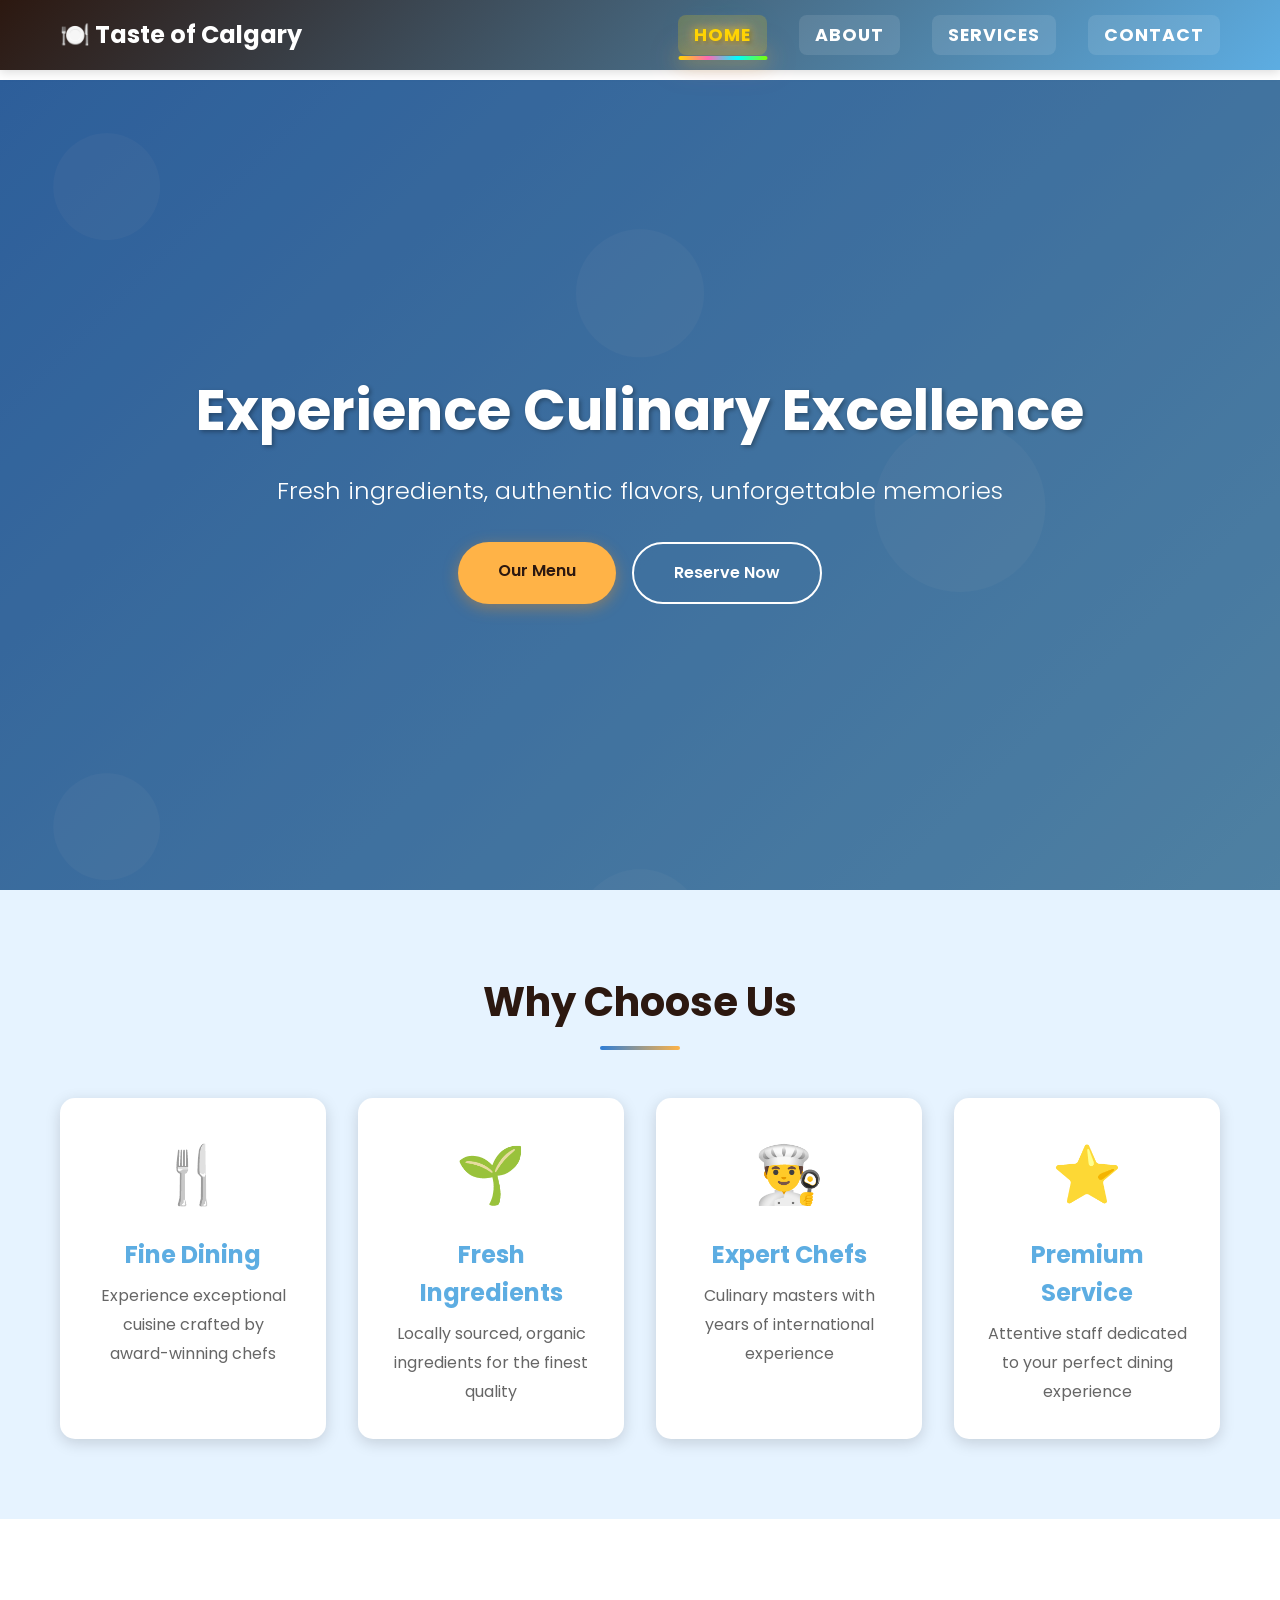
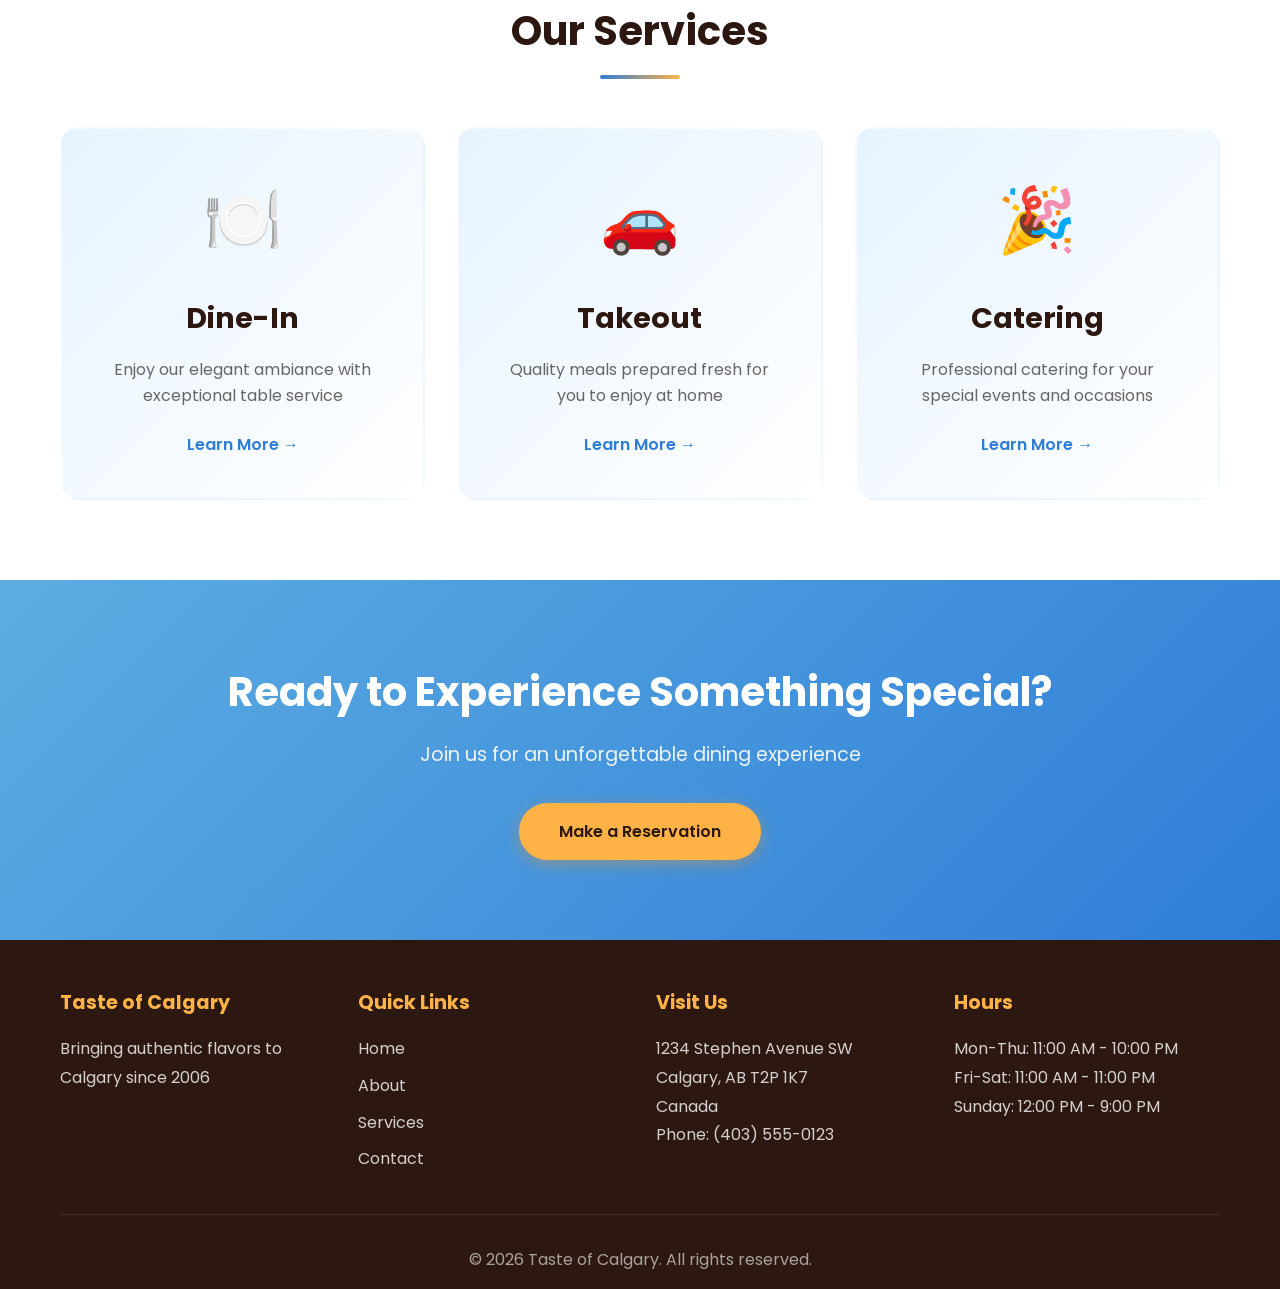
<file: index.html>
<!DOCTYPE html>

<html lang="en">
<head>
    <meta charset="UTF-8">
    <meta name="viewport" content="width=device-width, initial-scale=1.0">
    <meta name="description" content="Taste of Calgary - Premier Restaurant Experience in Calgary, Alberta">
    <title>Taste of Calgary - Home</title>
    <link rel="stylesheet" href="css/home.css">
    <link rel="preconnect" href="https://fonts.googleapis.com">
    <link rel="preconnect" href="https://fonts.gstatic.com" crossorigin>
    <link href="https://fonts.googleapis.com/css2?family=Poppins:wght@300;400;600;700&display=swap" rel="stylesheet">
</head>
<body>
    <!-- Header Navigation -->
    <header class="header">
        <nav class="navbar">
            <div class="container">
                <div class="logo">
                    <a href="index.html"><h1>🍽️ Taste of Calgary</h1></a>
                </div>
                <div class="nav-toggle" id="navToggle">
                    <span></span>
                    <span></span>
                    <span></span>
                </div>
                <ul class="nav-menu" id="navMenu">
                    <li><a href="index.html" class="active">Home</a></li>
                    <li><a href="about.html">About</a></li>
                    <li><a href="services.html">Services</a></li>
                    <li><a href="contact.html">Contact</a></li>
                </ul>
            </div>
        </nav>
    </header>

    <!-- Hero Section -->
    <section class="hero">
        <div class="hero-overlay"></div>
        <div class="hero-content">
            <h1 class="hero-title">Experience Culinary Excellence</h1>
            <p class="hero-subtitle">Fresh ingredients, authentic flavors, unforgettable memories</p>
            <div class="hero-buttons">
                <a href="services.html" class="btn btn-primary">Our Menu</a>
                <a href="contact.html" class="btn btn-secondary">Reserve Now</a>
            </div>
        </div>
    </section>

    <!-- Highlights Section -->
    <section class="highlights">
        <div class="container">
            <h2 class="section-title">Why Choose Us</h2>
            <div class="highlights-grid">
                <div class="highlight-card">
                    <div class="highlight-icon">🍴</div>
                    <h3>Fine Dining</h3>
                    <p>Experience exceptional cuisine crafted by award-winning chefs</p>
                </div>
                <div class="highlight-card">
                    <div class="highlight-icon">🌱</div>
                    <h3>Fresh Ingredients</h3>
                    <p>Locally sourced, organic ingredients for the finest quality</p>
                </div>
                <div class="highlight-card">
                    <div class="highlight-icon">👨‍🍳</div>
                    <h3>Expert Chefs</h3>
                    <p>Culinary masters with years of international experience</p>
                </div>
                <div class="highlight-card">
                    <div class="highlight-icon">⭐</div>
                    <h3>Premium Service</h3>
                    <p>Attentive staff dedicated to your perfect dining experience</p>
                </div>
            </div>
        </div>
    </section>

    <!-- Services Preview -->
    <section class="services-preview">
        <div class="container">
            <h2 class="section-title">Our Services</h2>
            <div class="services-grid">
                <div class="service-card">
                    <div class="service-image">🍽️</div>
                    <h3>Dine-In</h3>
                    <p>Enjoy our elegant ambiance with exceptional table service</p>
                    <a href="services.html" class="learn-more">Learn More →</a>
                </div>
                <div class="service-card">
                    <div class="service-image">🚗</div>
                    <h3>Takeout</h3>
                    <p>Quality meals prepared fresh for you to enjoy at home</p>
                    <a href="services.html" class="learn-more">Learn More →</a>
                </div>
                <div class="service-card">
                    <div class="service-image">🎉</div>
                    <h3>Catering</h3>
                    <p>Professional catering for your special events and occasions</p>
                    <a href="services.html" class="learn-more">Learn More →</a>
                </div>
            </div>
        </div>
    </section>

    <!-- CTA Section -->
    <section class="cta">
        <div class="container">
            <h2>Ready to Experience Something Special?</h2>
            <p>Join us for an unforgettable dining experience</p>
            <a href="contact.html" class="btn btn-primary">Make a Reservation</a>
        </div>
    </section>

    <!-- Footer -->
    <footer class="footer">
        <div class="container">
            <div class="footer-grid">
                <div class="footer-section">
                    <h3>Taste of Calgary</h3>
                    <p>Bringing authentic flavors to Calgary since 2006</p>
                </div>
                <div class="footer-section">
                    <h3>Quick Links</h3>
                    <ul>
                        <li><a href="index.html">Home</a></li>
                        <li><a href="about.html">About</a></li>
                        <li><a href="services.html">Services</a></li>
                        <li><a href="contact.html">Contact</a></li>
                    </ul>
                </div>
                <div class="footer-section">
                    <h3>Visit Us</h3>
                    <p>1234 Stephen Avenue SW<br>Calgary, AB T2P 1K7<br>Canada</p>
                    <p>Phone: (403) 555-0123</p>
                </div>
                <div class="footer-section">
                    <h3>Hours</h3>
                    <p>Mon-Thu: 11:00 AM - 10:00 PM<br>
                       Fri-Sat: 11:00 AM - 11:00 PM<br>
                       Sunday: 12:00 PM - 9:00 PM</p>
                </div>
            </div>
            <div class="footer-bottom">
                <p>&copy; 2026 Taste of Calgary. All rights reserved.</p>
            </div>
        </div>
    </footer>

    <!-- WhatsApp Floating Button -->
    <a href="https://wa.me/14035550123" class="whatsapp-float" target="_blank" aria-label="Chat on WhatsApp">
        <svg viewBox="0 0 32 32" fill="currentColor">
            <path d="M16 0c-8.837 0-16 7.163-16 16 0 2.825 0.737 5.607 2.137 8.048l-2.137 7.952 8.188-2.113c2.35 1.275 5.025 1.963 7.812 1.963 8.837 0 16-7.163 16-16s-7.163-16-16-16zM16 29.25c-2.488 0-4.912-0.675-7.05-1.95l-0.5-0.3-5.188 1.338 1.4-5.213-0.338-0.525c-1.413-2.213-2.162-4.8-2.162-7.475 0-7.588 6.175-13.762 13.762-13.762s13.762 6.175 13.762 13.762-6.175 13.762-13.762 13.762zM23.238 19.488c-0.4-0.2-2.363-1.163-2.725-1.3-0.363-0.138-0.625-0.2-0.888 0.2s-1.025 1.3-1.25 1.563c-0.225 0.263-0.45 0.3-0.85 0.1s-1.663-0.612-3.163-1.95c-1.175-1.038-1.963-2.325-2.188-2.725s-0.025-0.613 0.175-0.813c0.175-0.175 0.4-0.463 0.6-0.688s0.263-0.4 0.4-0.663c0.138-0.263 0.063-0.488-0.038-0.688s-0.888-2.138-1.213-2.925c-0.313-0.75-0.638-0.65-0.888-0.663-0.225-0.013-0.488-0.013-0.75-0.013s-0.675 0.1-1.038 0.488-1.363 1.325-1.363 3.238 1.4 3.75 1.588 4.013c0.188 0.263 2.65 4.05 6.425 5.675 0.9 0.387 1.6 0.625 2.15 0.8 0.9 0.288 1.725 0.25 2.375 0.15 0.725-0.1 2.363-0.963 2.688-1.9s0.325-1.738 0.225-1.9c-0.1-0.15-0.363-0.25-0.763-0.45z"/>
        </svg>
    </a>

    <script src="js/main.js"></script>
</body>
</html>
</file>
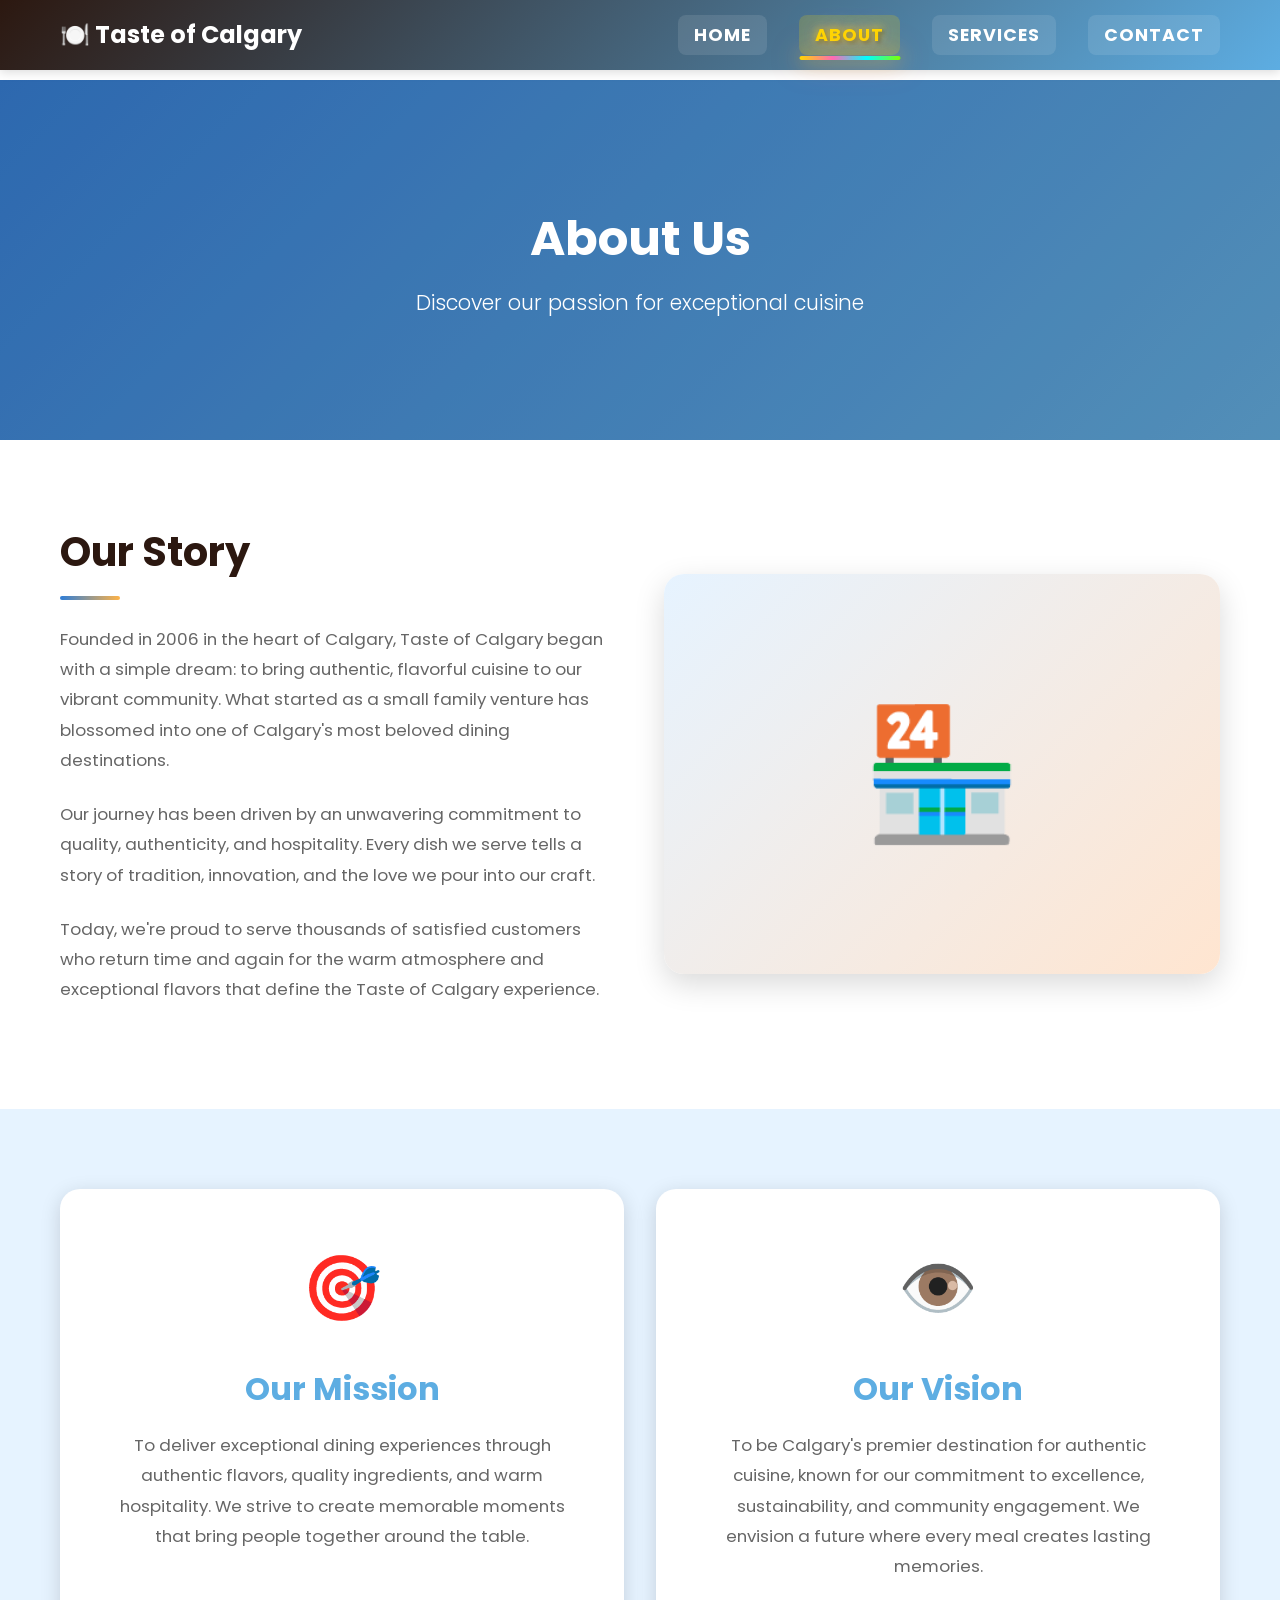
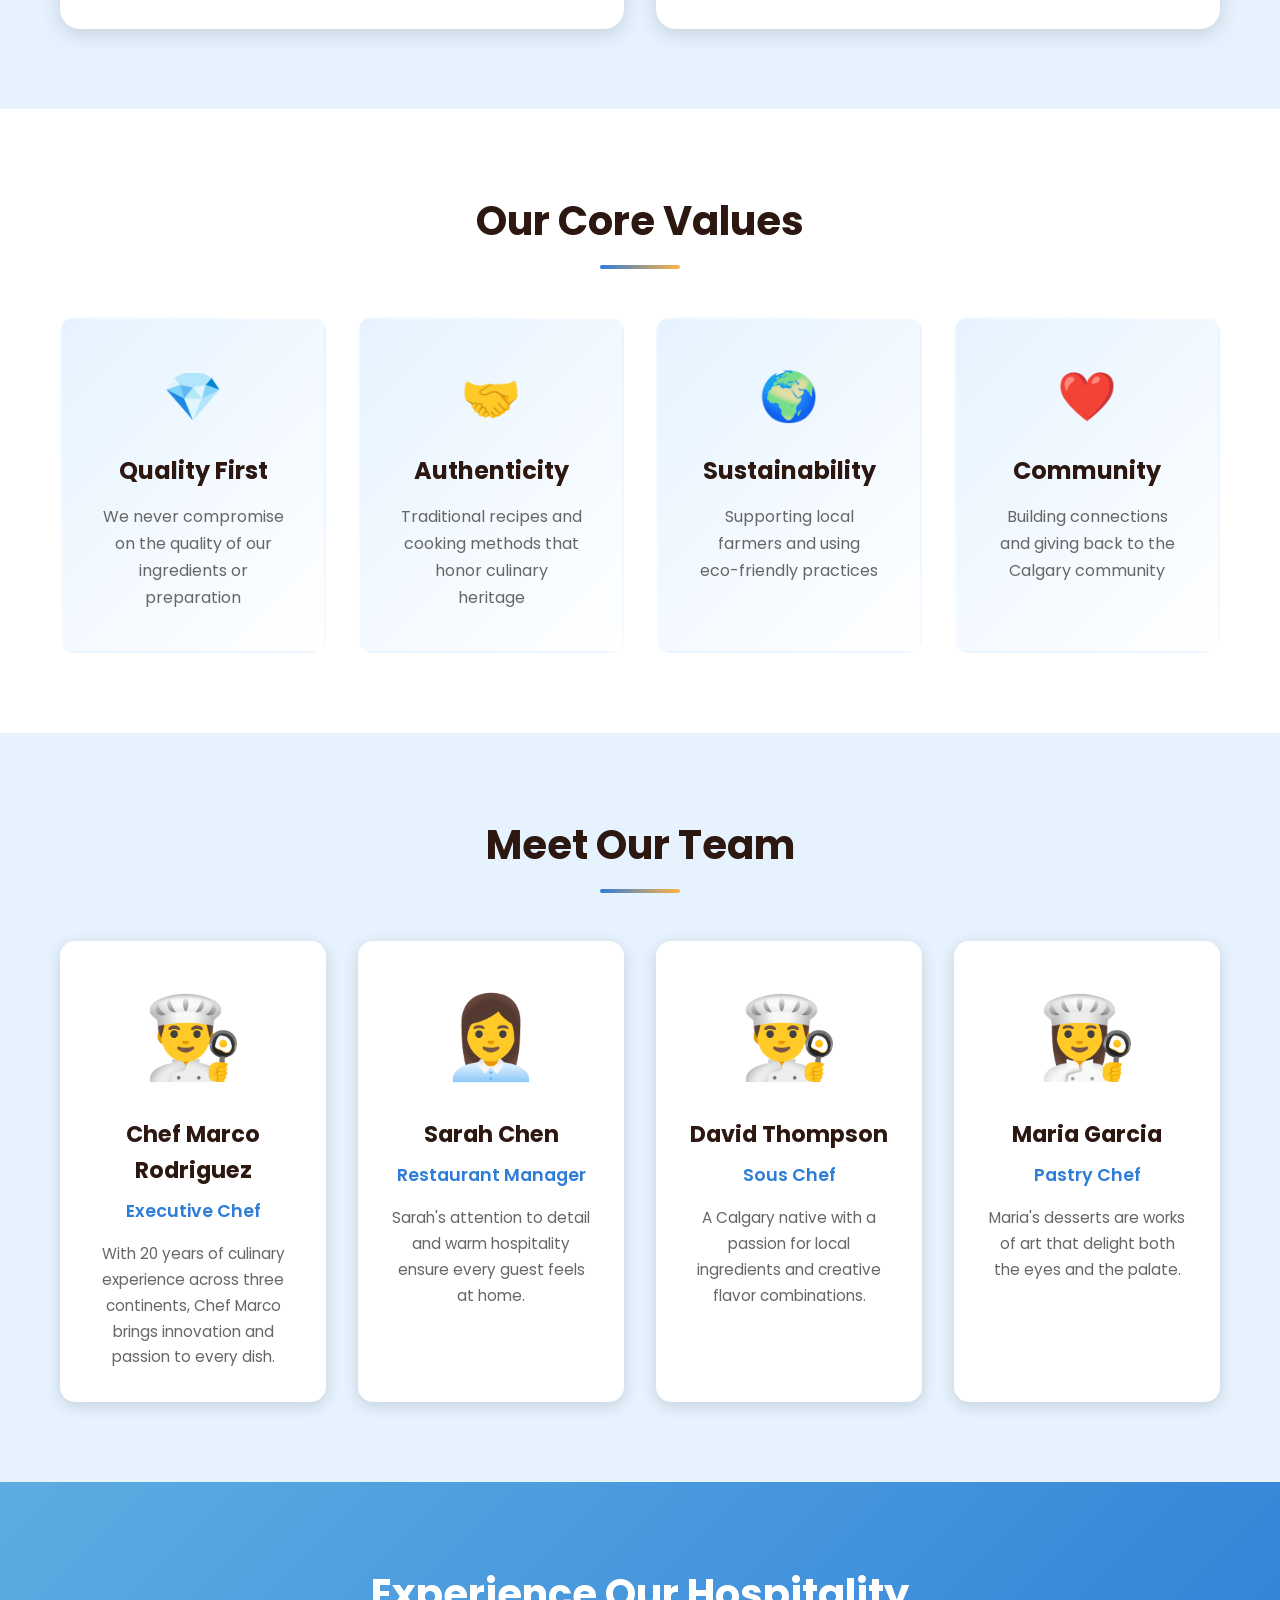
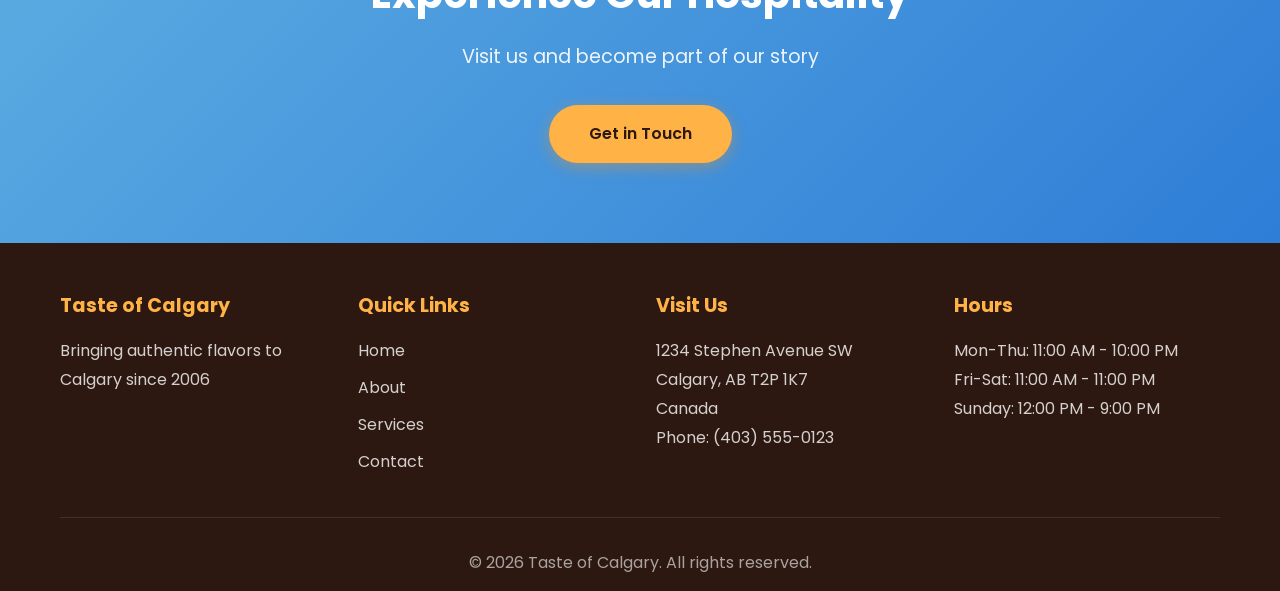
<file: about.html>
<!DOCTYPE html>

<html lang="en">
<head>
    <meta charset="UTF-8">
    <meta name="viewport" content="width=device-width, initial-scale=1.0">
    <meta name="description" content="Learn about Taste of Calgary - Our story, mission, and dedicated team">
    <title>About Us - Taste of Calgary</title>
    <link rel="stylesheet" href="css/about.css">
    <link rel="preconnect" href="https://fonts.googleapis.com">
    <link rel="preconnect" href="https://fonts.gstatic.com" crossorigin>
    <link href="https://fonts.googleapis.com/css2?family=Poppins:wght@300;400;600;700&display=swap" rel="stylesheet">
</head>
<body>
    <!-- Header Navigation -->
    <header class="header">
        <nav class="navbar">
            <div class="container">
                <div class="logo">
                    <a href="index.html"><h1>🍽️ Taste of Calgary</h1></a>
                </div>
                <div class="nav-toggle" id="navToggle">
                    <span></span>
                    <span></span>
                    <span></span>
                </div>
                <ul class="nav-menu" id="navMenu">
                    <li><a href="index.html">Home</a></li>
                    <li><a href="about.html" class="active">About</a></li>
                    <li><a href="services.html">Services</a></li>
                    <li><a href="contact.html">Contact</a></li>
                </ul>
            </div>
        </nav>
    </header>

    <!-- Page Header -->
    <section class="page-header">
        <div class="header-overlay"></div>
        <div class="container">
            <h1 class="page-title">About Us</h1>
            <p class="page-subtitle">Discover our passion for exceptional cuisine</p>
        </div>
    </section>

    <!-- Our Story Section -->
    <section class="our-story">
        <div class="container">
            <div class="story-content">
                <div class="story-text">
                    <h2>Our Story</h2>
                    <p>Founded in 2006 in the heart of Calgary, Taste of Calgary began with a simple dream: to bring authentic, flavorful cuisine to our vibrant community. What started as a small family venture has blossomed into one of Calgary's most beloved dining destinations.</p>
                    <p>Our journey has been driven by an unwavering commitment to quality, authenticity, and hospitality. Every dish we serve tells a story of tradition, innovation, and the love we pour into our craft.</p>
                    <p>Today, we're proud to serve thousands of satisfied customers who return time and again for the warm atmosphere and exceptional flavors that define the Taste of Calgary experience.</p>
                </div>
                <div class="story-image">
                    <div class="image-placeholder">🏪</div>
                </div>
            </div>
        </div>
    </section>

    <!-- Mission & Vision Section -->
    <section class="mission-vision">
        <div class="container">
            <div class="mv-grid">
                <div class="mv-card">
                    <div class="mv-icon">🎯</div>
                    <h3>Our Mission</h3>
                    <p>To deliver exceptional dining experiences through authentic flavors, quality ingredients, and warm hospitality. We strive to create memorable moments that bring people together around the table.</p>
                </div>
                <div class="mv-card">
                    <div class="mv-icon">👁️</div>
                    <h3>Our Vision</h3>
                    <p>To be Calgary's premier destination for authentic cuisine, known for our commitment to excellence, sustainability, and community engagement. We envision a future where every meal creates lasting memories.</p>
                </div>
            </div>
        </div>
    </section>

    <!-- Values Section -->
    <section class="values">
        <div class="container">
            <h2 class="section-title">Our Core Values</h2>
            <div class="values-grid">
                <div class="value-card">
                    <div class="value-icon">💎</div>
                    <h3>Quality First</h3>
                    <p>We never compromise on the quality of our ingredients or preparation</p>
                </div>
                <div class="value-card">
                    <div class="value-icon">🤝</div>
                    <h3>Authenticity</h3>
                    <p>Traditional recipes and cooking methods that honor culinary heritage</p>
                </div>
                <div class="value-card">
                    <div class="value-icon">🌍</div>
                    <h3>Sustainability</h3>
                    <p>Supporting local farmers and using eco-friendly practices</p>
                </div>
                <div class="value-card">
                    <div class="value-icon">❤️</div>
                    <h3>Community</h3>
                    <p>Building connections and giving back to the Calgary community</p>
                </div>
            </div>
        </div>
    </section>

    <!-- Team Section -->
    <section class="team">
        <div class="container">
            <h2 class="section-title">Meet Our Team</h2>
            <div class="team-grid">
                <div class="team-member">
                    <div class="member-image">👨‍🍳</div>
                    <h3>Chef Marco Rodriguez</h3>
                    <p class="member-role">Executive Chef</p>
                    <p class="member-bio">With 20 years of culinary experience across three continents, Chef Marco brings innovation and passion to every dish.</p>
                </div>
                <div class="team-member">
                    <div class="member-image">👩‍💼</div>
                    <h3>Sarah Chen</h3>
                    <p class="member-role">Restaurant Manager</p>
                    <p class="member-bio">Sarah's attention to detail and warm hospitality ensure every guest feels at home.</p>
                </div>
                <div class="team-member">
                    <div class="member-image">👨‍🍳</div>
                    <h3>David Thompson</h3>
                    <p class="member-role">Sous Chef</p>
                    <p class="member-bio">A Calgary native with a passion for local ingredients and creative flavor combinations.</p>
                </div>
                <div class="team-member">
                    <div class="member-image">👩‍🍳</div>
                    <h3>Maria Garcia</h3>
                    <p class="member-role">Pastry Chef</p>
                    <p class="member-bio">Maria's desserts are works of art that delight both the eyes and the palate.</p>
                </div>
            </div>
        </div>
    </section>

    <!-- CTA Section -->
    <section class="cta">
        <div class="container">
            <h2>Experience Our Hospitality</h2>
            <p>Visit us and become part of our story</p>
            <a href="contact.html" class="btn btn-primary">Get in Touch</a>
        </div>
    </section>

    <!-- Footer -->
    <footer class="footer">
        <div class="container">
            <div class="footer-grid">
                <div class="footer-section">
                    <h3>Taste of Calgary</h3>
                    <p>Bringing authentic flavors to Calgary since 2006</p>
                </div>
                <div class="footer-section">
                    <h3>Quick Links</h3>
                    <ul>
                        <li><a href="index.html">Home</a></li>
                        <li><a href="about.html">About</a></li>
                        <li><a href="services.html">Services</a></li>
                        <li><a href="contact.html">Contact</a></li>
                    </ul>
                </div>
                <div class="footer-section">
                    <h3>Visit Us</h3>
                    <p>1234 Stephen Avenue SW<br>Calgary, AB T2P 1K7<br>Canada</p>
                    <p>Phone: (403) 555-0123</p>
                </div>
                <div class="footer-section">
                    <h3>Hours</h3>
                    <p>Mon-Thu: 11:00 AM - 10:00 PM<br>
                       Fri-Sat: 11:00 AM - 11:00 PM<br>
                       Sunday: 12:00 PM - 9:00 PM</p>
                </div>
            </div>
            <div class="footer-bottom">
                <p>&copy; 2026 Taste of Calgary. All rights reserved.</p>
            </div>
        </div>
    </footer>

    <!-- WhatsApp Floating Button -->
    <a href="https://wa.me/14035550123" class="whatsapp-float" target="_blank" aria-label="Chat on WhatsApp">
        <svg viewBox="0 0 32 32" fill="currentColor">
            <path d="M16 0c-8.837 0-16 7.163-16 16 0 2.825 0.737 5.607 2.137 8.048l-2.137 7.952 8.188-2.113c2.35 1.275 5.025 1.963 7.812 1.963 8.837 0 16-7.163 16-16s-7.163-16-16-16zM16 29.25c-2.488 0-4.912-0.675-7.05-1.95l-0.5-0.3-5.188 1.338 1.4-5.213-0.338-0.525c-1.413-2.213-2.162-4.8-2.162-7.475 0-7.588 6.175-13.762 13.762-13.762s13.762 6.175 13.762 13.762-6.175 13.762-13.762 13.762zM23.238 19.488c-0.4-0.2-2.363-1.163-2.725-1.3-0.363-0.138-0.625-0.2-0.888 0.2s-1.025 1.3-1.25 1.563c-0.225 0.263-0.45 0.3-0.85 0.1s-1.663-0.612-3.163-1.95c-1.175-1.038-1.963-2.325-2.188-2.725s-0.025-0.613 0.175-0.813c0.175-0.175 0.4-0.463 0.6-0.688s0.263-0.4 0.4-0.663c0.138-0.263 0.063-0.488-0.038-0.688s-0.888-2.138-1.213-2.925c-0.313-0.75-0.638-0.65-0.888-0.663-0.225-0.013-0.488-0.013-0.75-0.013s-0.675 0.1-1.038 0.488-1.363 1.325-1.363 3.238 1.4 3.75 1.588 4.013c0.188 0.263 2.65 4.05 6.425 5.675 0.9 0.387 1.6 0.625 2.15 0.8 0.9 0.288 1.725 0.25 2.375 0.15 0.725-0.1 2.363-0.963 2.688-1.9s0.325-1.738 0.225-1.9c-0.1-0.15-0.363-0.25-0.763-0.45z"/>
        </svg>
    </a>

    <script src="js/main.js"></script>
</body>
</html>
</file>
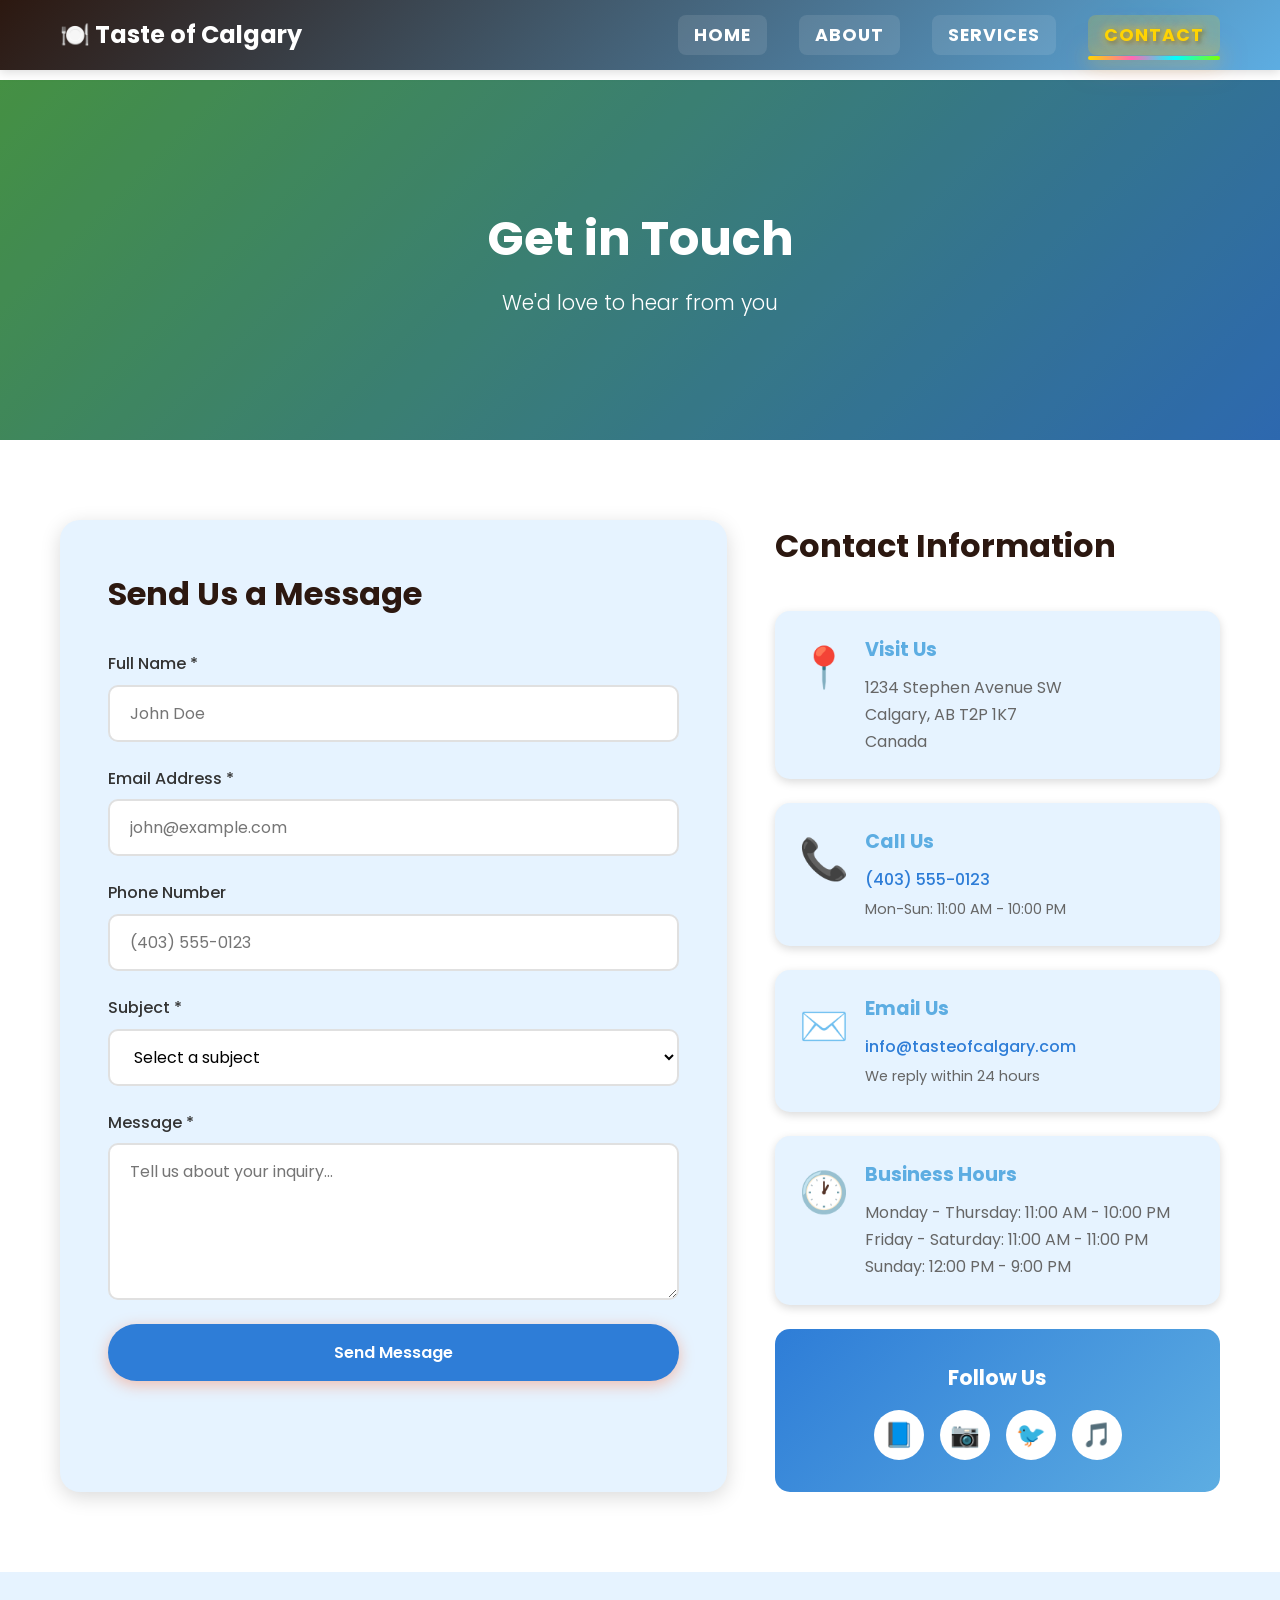
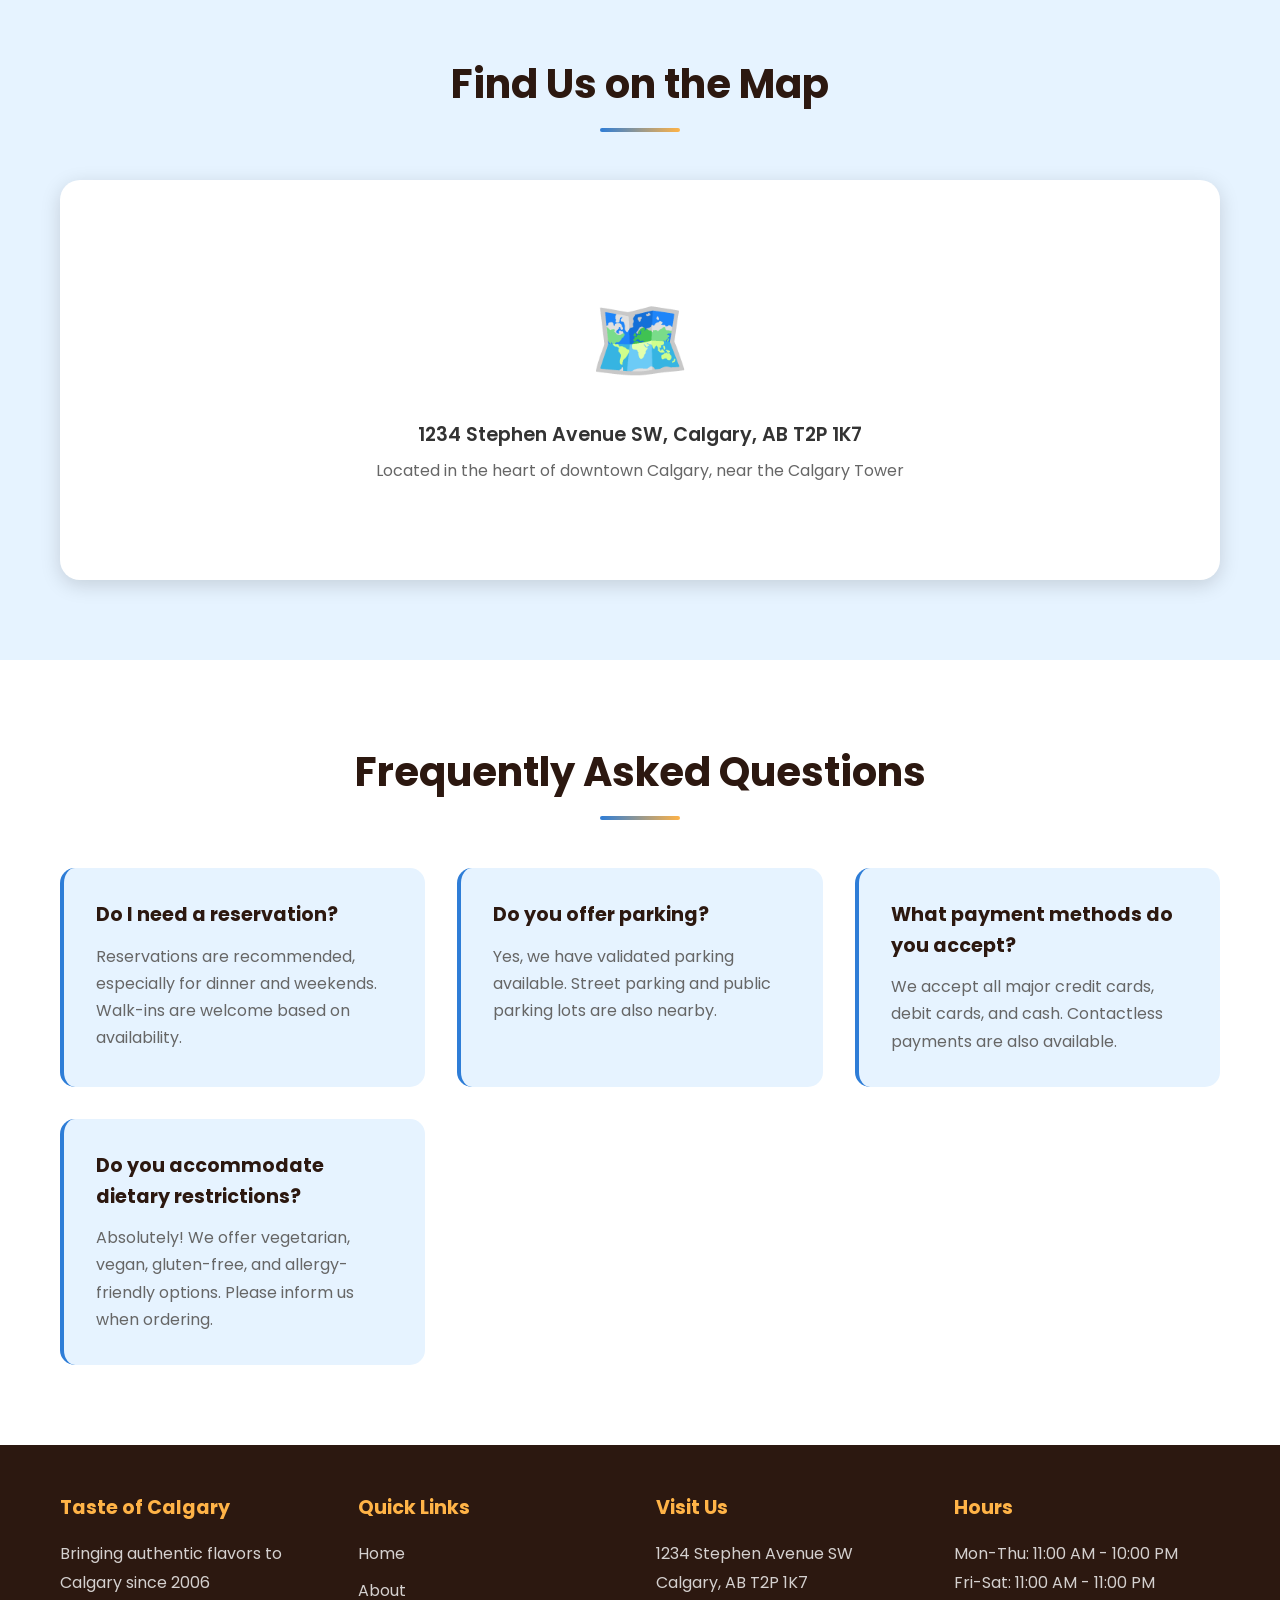
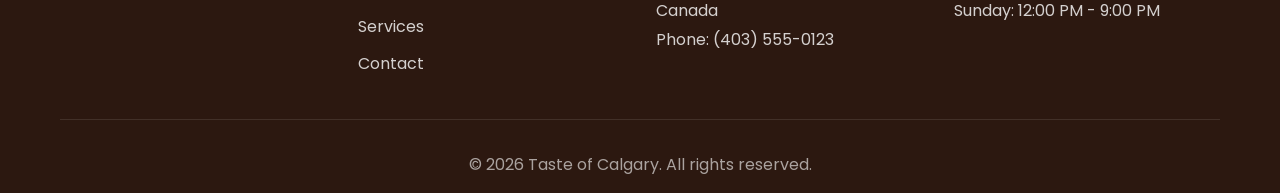
<file: contact.html>
<!DOCTYPE html>

<html lang="en">
<head>
    <meta charset="UTF-8">
    <meta name="viewport" content="width=device-width, initial-scale=1.0">
    <meta name="description" content="Contact Taste of Calgary - Visit us, call, or send a message">
    <title>Contact Us - Taste of Calgary</title>
    <link rel="stylesheet" href="css/contact.css">
    <link rel="preconnect" href="https://fonts.googleapis.com">
    <link rel="preconnect" href="https://fonts.gstatic.com" crossorigin>
    <link href="https://fonts.googleapis.com/css2?family=Poppins:wght@300;400;600;700&display=swap" rel="stylesheet">
</head>
<body>
    <!-- Header Navigation -->
    <header class="header">
        <nav class="navbar">
            <div class="container">
                <div class="logo">
                    <a href="index.html"><h1>🍽️ Taste of Calgary</h1></a>
                </div>
                <div class="nav-toggle" id="navToggle">
                    <span></span>
                    <span></span>
                    <span></span>
                </div>
                <ul class="nav-menu" id="navMenu">
                    <li><a href="index.html">Home</a></li>
                    <li><a href="about.html">About</a></li>
                    <li><a href="services.html">Services</a></li>
                    <li><a href="contact.html" class="active">Contact</a></li>
                </ul>
            </div>
        </nav>
    </header>

    <!-- Page Header -->
    <section class="page-header">
        <div class="header-overlay"></div>
        <div class="container">
            <h1 class="page-title">Get in Touch</h1>
            <p class="page-subtitle">We'd love to hear from you</p>
        </div>
    </section>

    <!-- Contact Section -->
    <section class="contact-section">
        <div class="container">
            <div class="contact-grid">
                <!-- Contact Form -->
                <div class="contact-form-wrapper">
                    <h2>Send Us a Message</h2>
                    <form id="contactForm" class="contact-form">
                        <div class="form-group">
                            <label for="name">Full Name *</label>
                            <input type="text" id="name" name="name" required placeholder="John Doe">
                            <span class="error-message" id="nameError"></span>
                        </div>
                        
                        <div class="form-group">
                            <label for="email">Email Address *</label>
                            <input type="email" id="email" name="email" required placeholder="john@example.com">
                            <span class="error-message" id="emailError"></span>
                        </div>
                        
                        <div class="form-group">
                            <label for="phone">Phone Number</label>
                            <input type="tel" id="phone" name="phone" placeholder="(403) 555-0123">
                        </div>
                        
                        <div class="form-group">
                            <label for="subject">Subject *</label>
                            <select id="subject" name="subject" required>
                                <option value="">Select a subject</option>
                                <option value="reservation">Reservation</option>
                                <option value="catering">Catering Inquiry</option>
                                <option value="feedback">Feedback</option>
                                <option value="general">General Inquiry</option>
                                <option value="other">Other</option>
                            </select>
                            <span class="error-message" id="subjectError"></span>
                        </div>
                        
                        <div class="form-group">
                            <label for="message">Message *</label>
                            <textarea id="message" name="message" rows="5" required placeholder="Tell us about your inquiry..."></textarea>
                            <span class="error-message" id="messageError"></span>
                        </div>
                        
                        <button type="submit" class="btn btn-primary">Send Message</button>
                    </form>
                    <div id="formSuccess" class="success-message" style="display: none;">
                        <p>✓ Thank you! Your message has been sent successfully. We'll get back to you soon.</p>
                    </div>
                </div>

                <!-- Contact Information -->
                <div class="contact-info-wrapper">
                    <h2>Contact Information</h2>
                    
                    <div class="info-card">
                        <div class="info-icon">📍</div>
                        <div class="info-content">
                            <h3>Visit Us</h3>
                            <p>1234 Stephen Avenue SW<br>
                               Calgary, AB T2P 1K7<br>
                               Canada</p>
                        </div>
                    </div>

                    <div class="info-card">
                        <div class="info-icon">📞</div>
                        <div class="info-content">
                            <h3>Call Us</h3>
                            <p><a href="tel:4035550123">(403) 555-0123</a></p>
                            <p class="sub-text">Mon-Sun: 11:00 AM - 10:00 PM</p>
                        </div>
                    </div>

                    <div class="info-card">
                        <div class="info-icon">✉️</div>
                        <div class="info-content">
                            <h3>Email Us</h3>
                            <p><a href="mailto:info@tasteofcalgary.com">info@tasteofcalgary.com</a></p>
                            <p class="sub-text">We reply within 24 hours</p>
                        </div>
                    </div>

                    <div class="info-card">
                        <div class="info-icon">🕐</div>
                        <div class="info-content">
                            <h3>Business Hours</h3>
                            <p>Monday - Thursday: 11:00 AM - 10:00 PM<br>
                               Friday - Saturday: 11:00 AM - 11:00 PM<br>
                               Sunday: 12:00 PM - 9:00 PM</p>
                        </div>
                    </div>

                    <div class="social-links">
                        <h3>Follow Us</h3>
                        <div class="social-icons">
                            <a href="#" aria-label="Facebook">📘</a>
                            <a href="#" aria-label="Instagram">📷</a>
                            <a href="#" aria-label="Twitter">🐦</a>
                            <a href="#" aria-label="TikTok">🎵</a>
                        </div>
                    </div>
                </div>
            </div>
        </div>
    </section>

    <!-- Map Section -->
    <section class="map-section">
        <div class="container">
            <h2 class="section-title">Find Us on the Map</h2>
            <div class="map-placeholder">
                <div class="map-content">
                    <p>🗺️</p>
                    <p>1234 Stephen Avenue SW, Calgary, AB T2P 1K7</p>
                    <p class="map-note">Located in the heart of downtown Calgary, near the Calgary Tower</p>
                </div>
            </div>
        </div>
    </section>

    <!-- FAQ Section -->
    <section class="faq-section">
        <div class="container">
            <h2 class="section-title">Frequently Asked Questions</h2>
            <div class="faq-grid">
                <div class="faq-item">
                    <h3>Do I need a reservation?</h3>
                    <p>Reservations are recommended, especially for dinner and weekends. Walk-ins are welcome based on availability.</p>
                </div>
                <div class="faq-item">
                    <h3>Do you offer parking?</h3>
                    <p>Yes, we have validated parking available. Street parking and public parking lots are also nearby.</p>
                </div>
                <div class="faq-item">
                    <h3>What payment methods do you accept?</h3>
                    <p>We accept all major credit cards, debit cards, and cash. Contactless payments are also available.</p>
                </div>
                <div class="faq-item">
                    <h3>Do you accommodate dietary restrictions?</h3>
                    <p>Absolutely! We offer vegetarian, vegan, gluten-free, and allergy-friendly options. Please inform us when ordering.</p>
                </div>
            </div>
        </div>
    </section>

    <!-- Footer -->
    <footer class="footer">
        <div class="container">
            <div class="footer-grid">
                <div class="footer-section">
                    <h3>Taste of Calgary</h3>
                    <p>Bringing authentic flavors to Calgary since 2006</p>
                </div>
                <div class="footer-section">
                    <h3>Quick Links</h3>
                    <ul>
                        <li><a href="index.html">Home</a></li>
                        <li><a href="about.html">About</a></li>
                        <li><a href="services.html">Services</a></li>
                        <li><a href="contact.html">Contact</a></li>
                    </ul>
                </div>
                <div class="footer-section">
                    <h3>Visit Us</h3>
                    <p>1234 Stephen Avenue SW<br>Calgary, AB T2P 1K7<br>Canada</p>
                    <p>Phone: (403) 555-0123</p>
                </div>
                <div class="footer-section">
                    <h3>Hours</h3>
                    <p>Mon-Thu: 11:00 AM - 10:00 PM<br>
                       Fri-Sat: 11:00 AM - 11:00 PM<br>
                       Sunday: 12:00 PM - 9:00 PM</p>
                </div>
            </div>
            <div class="footer-bottom">
                <p>&copy; 2026 Taste of Calgary. All rights reserved.</p>
            </div>
        </div>
    </footer>

    <!-- WhatsApp Floating Button -->
    <a href="https://wa.me/14035550123" class="whatsapp-float" target="_blank" aria-label="Chat on WhatsApp">
        <svg viewBox="0 0 32 32" fill="currentColor">
            <path d="M16 0c-8.837 0-16 7.163-16 16 0 2.825 0.737 5.607 2.137 8.048l-2.137 7.952 8.188-2.113c2.35 1.275 5.025 1.963 7.812 1.963 8.837 0 16-7.163 16-16s-7.163-16-16-16zM16 29.25c-2.488 0-4.912-0.675-7.05-1.95l-0.5-0.3-5.188 1.338 1.4-5.213-0.338-0.525c-1.413-2.213-2.162-4.8-2.162-7.475 0-7.588 6.175-13.762 13.762-13.762s13.762 6.175 13.762 13.762-6.175 13.762-13.762 13.762zM23.238 19.488c-0.4-0.2-2.363-1.163-2.725-1.3-0.363-0.138-0.625-0.2-0.888 0.2s-1.025 1.3-1.25 1.563c-0.225 0.263-0.45 0.3-0.85 0.1s-1.663-0.612-3.163-1.95c-1.175-1.038-1.963-2.325-2.188-2.725s-0.025-0.613 0.175-0.813c0.175-0.175 0.4-0.463 0.6-0.688s0.263-0.4 0.4-0.663c0.138-0.263 0.063-0.488-0.038-0.688s-0.888-2.138-1.213-2.925c-0.313-0.75-0.638-0.65-0.888-0.663-0.225-0.013-0.488-0.013-0.75-0.013s-0.675 0.1-1.038 0.488-1.363 1.325-1.363 3.238 1.4 3.75 1.588 4.013c0.188 0.263 2.65 4.05 6.425 5.675 0.9 0.387 1.6 0.625 2.15 0.8 0.9 0.288 1.725 0.25 2.375 0.15 0.725-0.1 2.363-0.963 2.688-1.9s0.325-1.738 0.225-1.9c-0.1-0.15-0.363-0.25-0.763-0.45z"/>
        </svg>
    </a>

    <script src="js/main.js"></script>
</body>
</html>
</file>
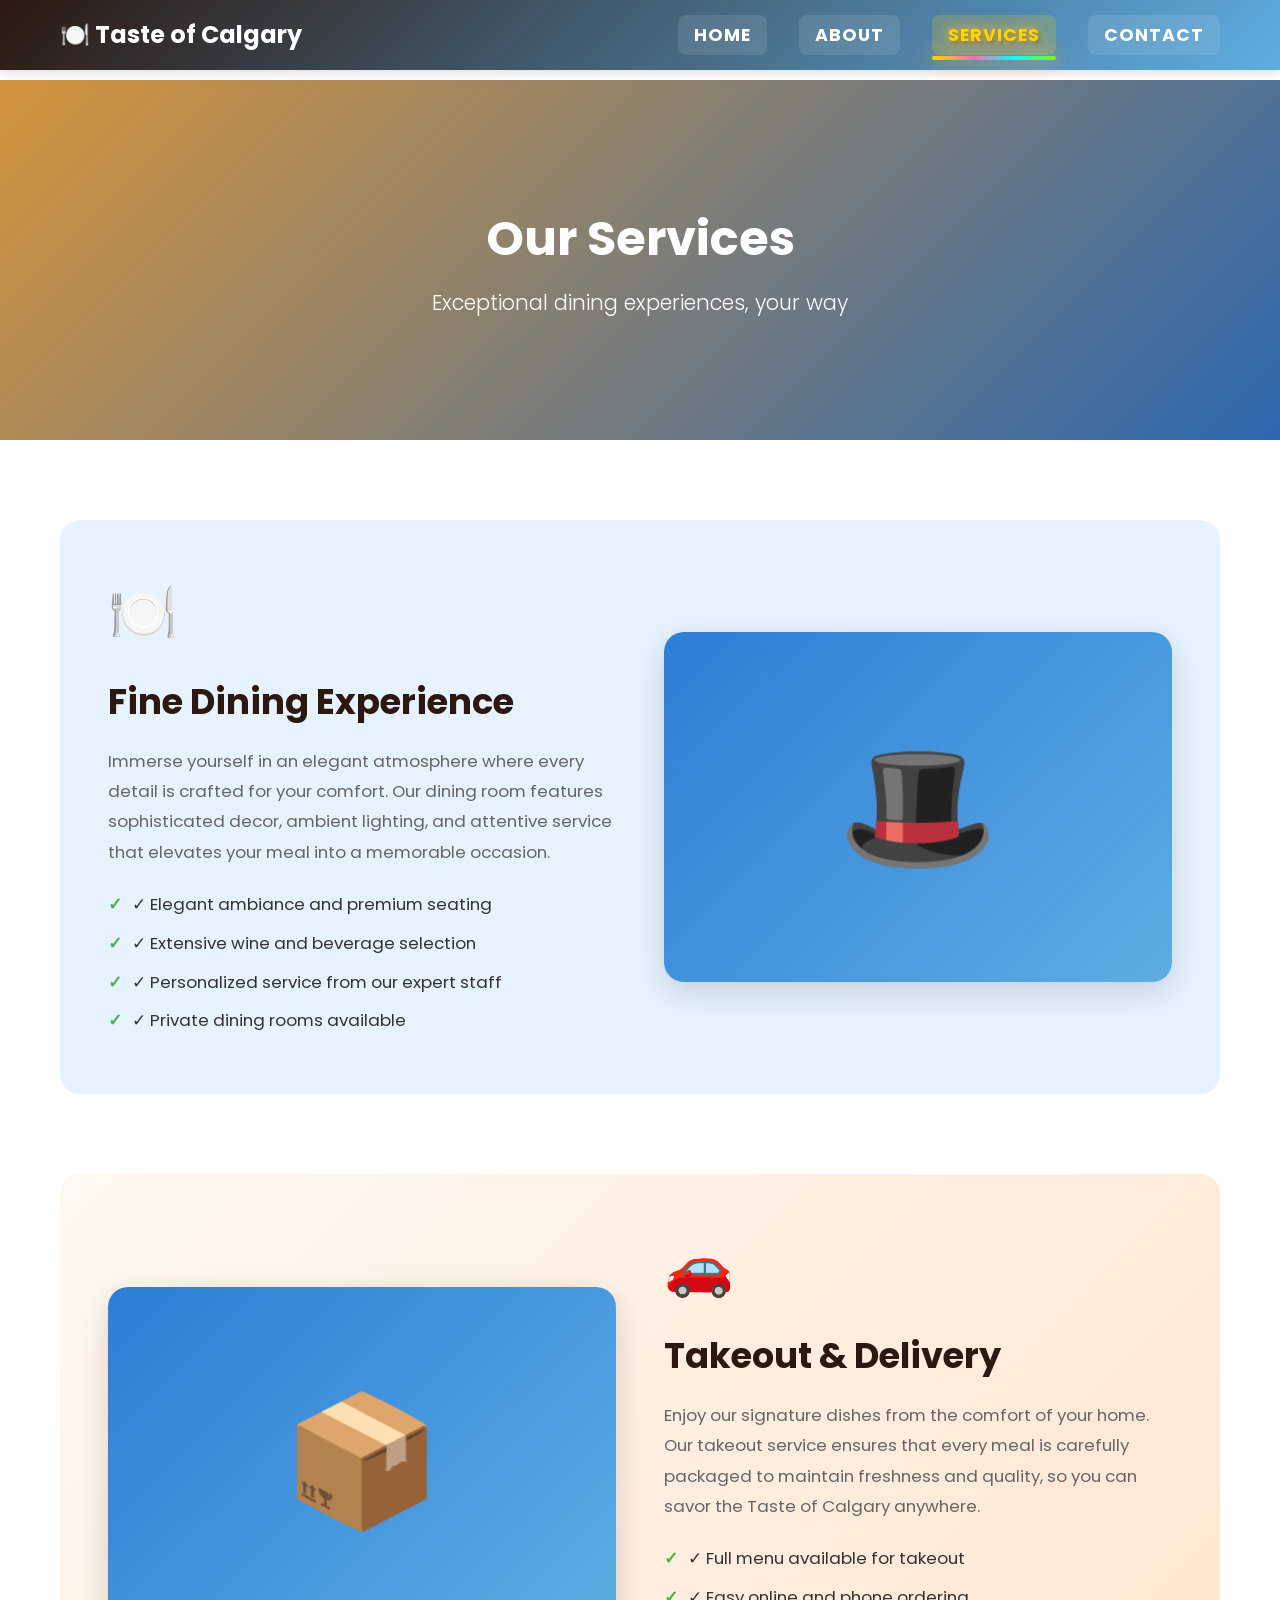
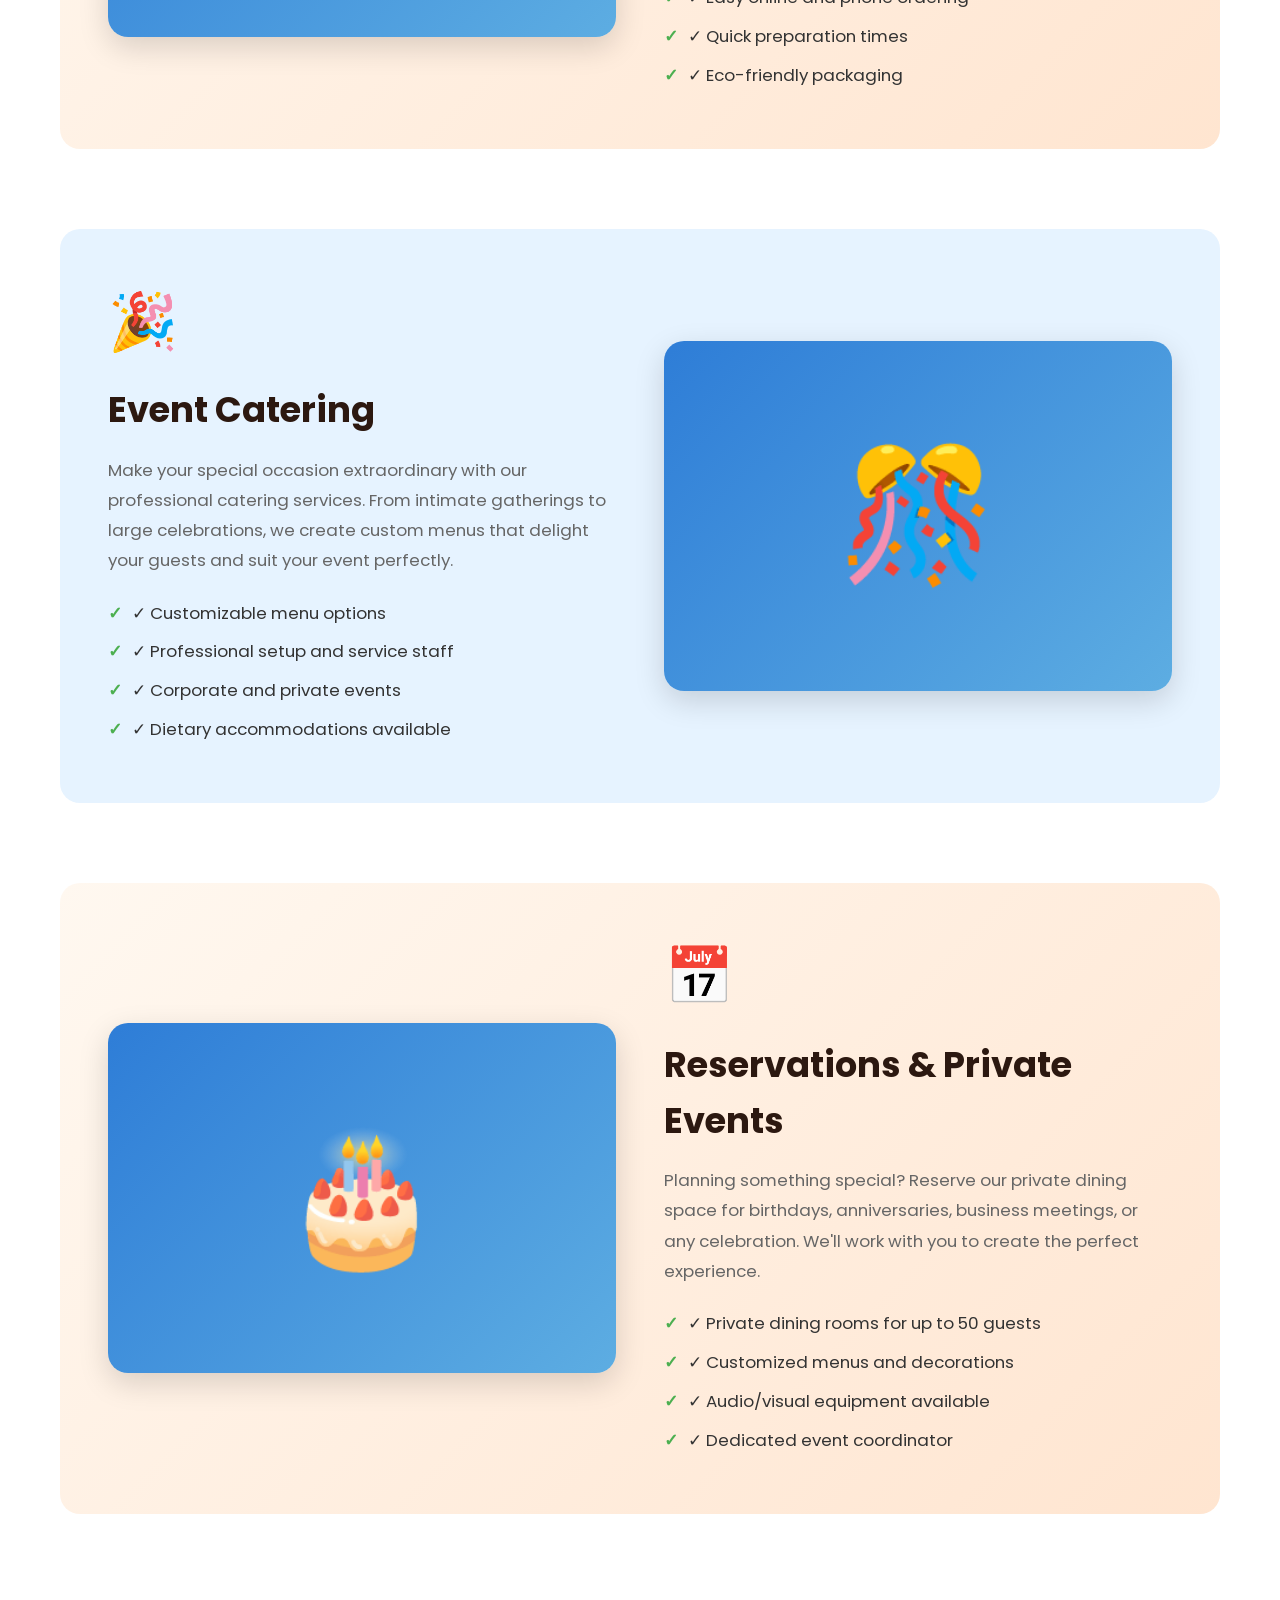
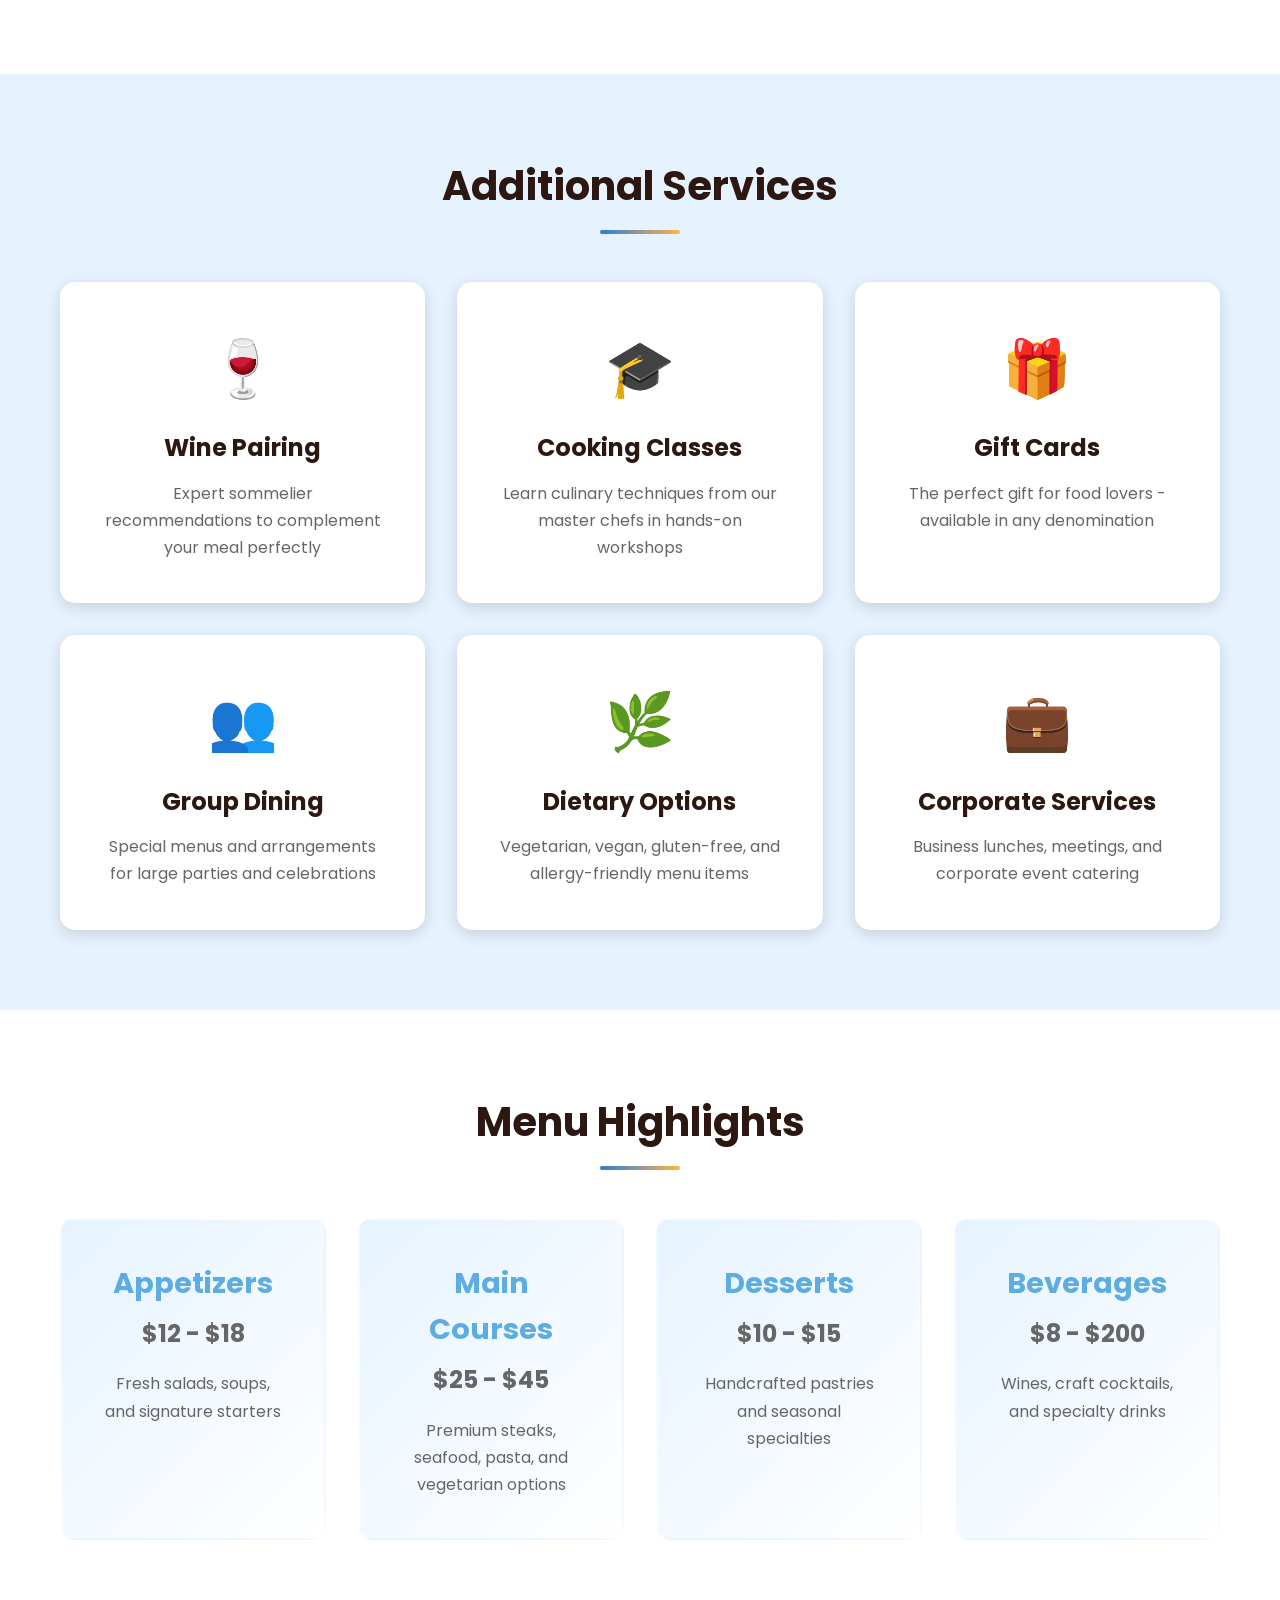
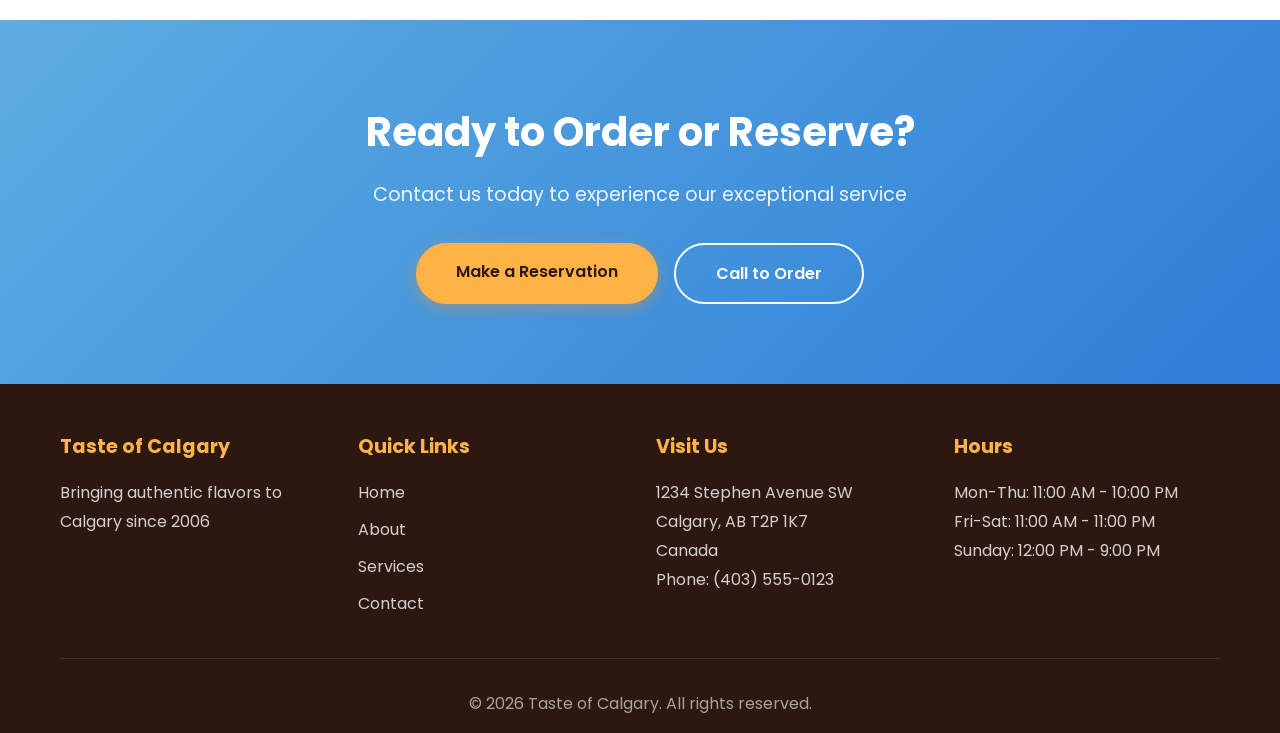
<file: services.html>
<!DOCTYPE html>

<html lang="en">
<head>
    <meta charset="UTF-8">
    <meta name="viewport" content="width=device-width, initial-scale=1.0">
    <meta name="description" content="Explore our services - Dine-in, Takeout, Catering, and more at Taste of Calgary">
    <title>Our Services - Taste of Calgary</title>
    <link rel="stylesheet" href="css/services.css">
    <link rel="preconnect" href="https://fonts.googleapis.com">
    <link rel="preconnect" href="https://fonts.gstatic.com" crossorigin>
    <link href="https://fonts.googleapis.com/css2?family=Poppins:wght@300;400;600;700&display=swap" rel="stylesheet">
</head>
<body>
    <!-- Header Navigation -->
    <header class="header">
        <nav class="navbar">
            <div class="container">
                <div class="logo">
                    <a href="index.html"><h1>🍽️ Taste of Calgary</h1></a>
                </div>
                <div class="nav-toggle" id="navToggle">
                    <span></span>
                    <span></span>
                    <span></span>
                </div>
                <ul class="nav-menu" id="navMenu">
                    <li><a href="index.html">Home</a></li>
                    <li><a href="about.html">About</a></li>
                    <li><a href="services.html" class="active">Services</a></li>
                    <li><a href="contact.html">Contact</a></li>
                </ul>
            </div>
        </nav>
    </header>

    <!-- Page Header -->
    <section class="page-header">
        <div class="header-overlay"></div>
        <div class="container">
            <h1 class="page-title">Our Services</h1>
            <p class="page-subtitle">Exceptional dining experiences, your way</p>
        </div>
    </section>

    <!-- Main Services Section -->
    <section class="main-services">
        <div class="container">
            <div class="service-detail">
                <div class="service-content">
                    <div class="service-icon-large">🍽️</div>
                    <h2>Fine Dining Experience</h2>
                    <p>Immerse yourself in an elegant atmosphere where every detail is crafted for your comfort. Our dining room features sophisticated decor, ambient lighting, and attentive service that elevates your meal into a memorable occasion.</p>
                    <ul class="service-features">
                        <li>✓ Elegant ambiance and premium seating</li>
                        <li>✓ Extensive wine and beverage selection</li>
                        <li>✓ Personalized service from our expert staff</li>
                        <li>✓ Private dining rooms available</li>
                    </ul>
                </div>
                <div class="service-image">
                    <div class="image-placeholder">🎩</div>
                </div>
            </div>

            <div class="service-detail reverse">
                <div class="service-content">
                    <div class="service-icon-large">🚗</div>
                    <h2>Takeout & Delivery</h2>
                    <p>Enjoy our signature dishes from the comfort of your home. Our takeout service ensures that every meal is carefully packaged to maintain freshness and quality, so you can savor the Taste of Calgary anywhere.</p>
                    <ul class="service-features">
                        <li>✓ Full menu available for takeout</li>
                        <li>✓ Easy online and phone ordering</li>
                        <li>✓ Quick preparation times</li>
                        <li>✓ Eco-friendly packaging</li>
                    </ul>
                </div>
                <div class="service-image">
                    <div class="image-placeholder">📦</div>
                </div>
            </div>

            <div class="service-detail">
                <div class="service-content">
                    <div class="service-icon-large">🎉</div>
                    <h2>Event Catering</h2>
                    <p>Make your special occasion extraordinary with our professional catering services. From intimate gatherings to large celebrations, we create custom menus that delight your guests and suit your event perfectly.</p>
                    <ul class="service-features">
                        <li>✓ Customizable menu options</li>
                        <li>✓ Professional setup and service staff</li>
                        <li>✓ Corporate and private events</li>
                        <li>✓ Dietary accommodations available</li>
                    </ul>
                </div>
                <div class="service-image">
                    <div class="image-placeholder">🎊</div>
                </div>
            </div>

            <div class="service-detail reverse">
                <div class="service-content">
                    <div class="service-icon-large">📅</div>
                    <h2>Reservations & Private Events</h2>
                    <p>Planning something special? Reserve our private dining space for birthdays, anniversaries, business meetings, or any celebration. We'll work with you to create the perfect experience.</p>
                    <ul class="service-features">
                        <li>✓ Private dining rooms for up to 50 guests</li>
                        <li>✓ Customized menus and decorations</li>
                        <li>✓ Audio/visual equipment available</li>
                        <li>✓ Dedicated event coordinator</li>
                    </ul>
                </div>
                <div class="service-image">
                    <div class="image-placeholder">🎂</div>
                </div>
            </div>
        </div>
    </section>

    <!-- Additional Services -->
    <section class="additional-services">
        <div class="container">
            <h2 class="section-title">Additional Services</h2>
            <div class="services-grid">
                <div class="service-card">
                    <div class="card-icon">🍷</div>
                    <h3>Wine Pairing</h3>
                    <p>Expert sommelier recommendations to complement your meal perfectly</p>
                </div>
                <div class="service-card">
                    <div class="card-icon">🎓</div>
                    <h3>Cooking Classes</h3>
                    <p>Learn culinary techniques from our master chefs in hands-on workshops</p>
                </div>
                <div class="service-card">
                    <div class="card-icon">🎁</div>
                    <h3>Gift Cards</h3>
                    <p>The perfect gift for food lovers - available in any denomination</p>
                </div>
                <div class="service-card">
                    <div class="card-icon">👥</div>
                    <h3>Group Dining</h3>
                    <p>Special menus and arrangements for large parties and celebrations</p>
                </div>
                <div class="service-card">
                    <div class="card-icon">🌿</div>
                    <h3>Dietary Options</h3>
                    <p>Vegetarian, vegan, gluten-free, and allergy-friendly menu items</p>
                </div>
                <div class="service-card">
                    <div class="card-icon">💼</div>
                    <h3>Corporate Services</h3>
                    <p>Business lunches, meetings, and corporate event catering</p>
                </div>
            </div>
        </div>
    </section>

    <!-- Pricing Info -->
    <section class="pricing-info">
        <div class="container">
            <h2 class="section-title">Menu Highlights</h2>
            <div class="menu-categories">
                <div class="menu-card">
                    <h3>Appetizers</h3>
                    <p class="price-range">$12 - $18</p>
                    <p>Fresh salads, soups, and signature starters</p>
                </div>
                <div class="menu-card">
                    <h3>Main Courses</h3>
                    <p class="price-range">$25 - $45</p>
                    <p>Premium steaks, seafood, pasta, and vegetarian options</p>
                </div>
                <div class="menu-card">
                    <h3>Desserts</h3>
                    <p class="price-range">$10 - $15</p>
                    <p>Handcrafted pastries and seasonal specialties</p>
                </div>
                <div class="menu-card">
                    <h3>Beverages</h3>
                    <p class="price-range">$8 - $200</p>
                    <p>Wines, craft cocktails, and specialty drinks</p>
                </div>
            </div>
        </div>
    </section>

    <!-- CTA Section -->
    <section class="cta">
        <div class="container">
            <h2>Ready to Order or Reserve?</h2>
            <p>Contact us today to experience our exceptional service</p>
            <div class="cta-buttons">
                <a href="contact.html" class="btn btn-primary">Make a Reservation</a>
                <a href="tel:4035550123" class="btn btn-secondary">Call to Order</a>
            </div>
        </div>
    </section>

    <!-- Footer -->
    <footer class="footer">
        <div class="container">
            <div class="footer-grid">
                <div class="footer-section">
                    <h3>Taste of Calgary</h3>
                    <p>Bringing authentic flavors to Calgary since 2006</p>
                </div>
                <div class="footer-section">
                    <h3>Quick Links</h3>
                    <ul>
                        <li><a href="index.html">Home</a></li>
                        <li><a href="about.html">About</a></li>
                        <li><a href="services.html">Services</a></li>
                        <li><a href="contact.html">Contact</a></li>
                    </ul>
                </div>
                <div class="footer-section">
                    <h3>Visit Us</h3>
                    <p>1234 Stephen Avenue SW<br>Calgary, AB T2P 1K7<br>Canada</p>
                    <p>Phone: (403) 555-0123</p>
                </div>
                <div class="footer-section">
                    <h3>Hours</h3>
                    <p>Mon-Thu: 11:00 AM - 10:00 PM<br>
                       Fri-Sat: 11:00 AM - 11:00 PM<br>
                       Sunday: 12:00 PM - 9:00 PM</p>
                </div>
            </div>
            <div class="footer-bottom">
                <p>&copy; 2026 Taste of Calgary. All rights reserved.</p>
            </div>
        </div>
    </footer>

    <!-- WhatsApp Floating Button -->
    <a href="https://wa.me/14035550123" class="whatsapp-float" target="_blank" aria-label="Chat on WhatsApp">
        <svg viewBox="0 0 32 32" fill="currentColor">
            <path d="M16 0c-8.837 0-16 7.163-16 16 0 2.825 0.737 5.607 2.137 8.048l-2.137 7.952 8.188-2.113c2.35 1.275 5.025 1.963 7.812 1.963 8.837 0 16-7.163 16-16s-7.163-16-16-16zM16 29.25c-2.488 0-4.912-0.675-7.05-1.95l-0.5-0.3-5.188 1.338 1.4-5.213-0.338-0.525c-1.413-2.213-2.162-4.8-2.162-7.475 0-7.588 6.175-13.762 13.762-13.762s13.762 6.175 13.762 13.762-6.175 13.762-13.762 13.762zM23.238 19.488c-0.4-0.2-2.363-1.163-2.725-1.3-0.363-0.138-0.625-0.2-0.888 0.2s-1.025 1.3-1.25 1.563c-0.225 0.263-0.45 0.3-0.85 0.1s-1.663-0.612-3.163-1.95c-1.175-1.038-1.963-2.325-2.188-2.725s-0.025-0.613 0.175-0.813c0.175-0.175 0.4-0.463 0.6-0.688s0.263-0.4 0.4-0.663c0.138-0.263 0.063-0.488-0.038-0.688s-0.888-2.138-1.213-2.925c-0.313-0.75-0.638-0.65-0.888-0.663-0.225-0.013-0.488-0.013-0.75-0.013s-0.675 0.1-1.038 0.488-1.363 1.325-1.363 3.238 1.4 3.75 1.588 4.013c0.188 0.263 2.65 4.05 6.425 5.675 0.9 0.387 1.6 0.625 2.15 0.8 0.9 0.288 1.725 0.25 2.375 0.15 0.725-0.1 2.363-0.963 2.688-1.9s0.325-1.738 0.225-1.9c-0.1-0.15-0.363-0.25-0.763-0.45z"/>
        </svg>
    </a>

    <script src="js/main.js"></script>
</body>
</html>
</file>
<file: css/home.css>
/* Home Page Styles - Taste of Calgary */

/* CSS Variables for consistent theming */
:root {
    --primary-color: #2E7DD7; /* Vibrant Deep Blue */
    --secondary-color: #FFB347; /* Vibrant Orange-Yellow */
    --accent-color: #5DADE2; /* Bright Sky Blue */
    --success-color: #4CAF50; /* Fresh Green */
    --dark-color: #2C1810; /* Deep Brown */
    --light-color: #E6F3FF; /* Light Blue */
    --text-dark: #333333;
    --text-light: #666666;
    --white: #FFFFFF;
    --shadow: rgba(0, 0, 0, 0.15);
    --transition: all 0.3s ease;
}

/* Global Reset and Base Styles */
* {
    margin: 0;
    padding: 0;
    box-sizing: border-box;
}

body {
    font-family: 'Poppins', sans-serif;
    color: var(--text-dark);
    line-height: 1.6;
    background-color: var(--white);
    overflow-x: hidden;
    padding-top: 80px;
}

.container {
    max-width: 1200px;
    margin: 0 auto;
    padding: 0 20px;
}

/* Header and Navigation */
.header {
    background: linear-gradient(135deg, var(--dark-color) 0%, var(--accent-color) 100%);
    box-shadow: 0 2px 10px var(--shadow);
    position: fixed;
    top: 0;
    left: 0;
    right: 0;
    z-index: 1000;
    animation: slideDown 0.5s ease;
}

@keyframes slideDown {
    from {
        transform: translateY(-100%);
        opacity: 0;
    }
    to {
        transform: translateY(0);
        opacity: 1;
    }
}

.navbar .container {
    display: flex;
    justify-content: space-between;
    align-items: center;
    padding: 1rem 20px;
}

.logo a {
    text-decoration: none;
}

.logo h1 {
    color: var(--white);
    font-size: 1.5rem;
    font-weight: 700;
    cursor: pointer;
    transition: var(--transition);
}

.logo h1:hover {
    transform: scale(1.05);
    color: var(--secondary-color);
    text-shadow: 0 0 20px rgba(255, 215, 0, 0.8);
}

.nav-menu {
    display: flex;
    list-style: none;
    gap: 2rem;
}

.nav-menu a {
    color: #FFFFFF;
    text-decoration: none;
    font-weight: 700;
    font-size: 1.1rem;
    transition: all 0.3s cubic-bezier(0.4, 0, 0.2, 1);
    position: relative;
    padding: 0.5rem 1rem;
    letter-spacing: 1px;
    text-transform: uppercase;
    background: rgba(255, 255, 255, 0.1);
    border-radius: 8px;
}

.nav-menu a::after {
    content: '';
    position: absolute;
    bottom: -5px;
    left: 50%;
    transform: translateX(-50%);
    width: 0;
    height: 4px;
    background: linear-gradient(90deg, #FFD700, #FF69B4, #00FFFF, #7FFF00);
    transition: width 0.4s cubic-bezier(0.4, 0, 0.2, 1);
    border-radius: 3px;
    box-shadow: 0 0 20px rgba(255, 215, 0, 0.9), 0 0 30px rgba(255, 105, 180, 0.7);
}

.nav-menu a:hover::after,
.nav-menu a.active::after {
    width: 100%;
}

.nav-menu a:hover,
.nav-menu a.active {
    color: #FFD700;
    background: rgba(255, 215, 0, 0.2);
    animation: vigorousWiggle 0.6s ease-in-out infinite;
    text-shadow: 
        0 0 10px rgba(255, 215, 0, 1),
        0 0 20px rgba(255, 105, 180, 0.8),
        0 0 30px rgba(0, 255, 255, 0.6),
        2px 2px 4px rgba(0, 0, 0, 0.5);
    transform: scale(1.1);
}

@keyframes vigorousWiggle {
    0% { transform: translate(0, 0) rotate(0deg) scale(1.1); }
    10% { transform: translate(-3px, -2px) rotate(-3deg) scale(1.12); }
    20% { transform: translate(3px, 2px) rotate(3deg) scale(1.1); }
    30% { transform: translate(-3px, 2px) rotate(-2deg) scale(1.13); }
    40% { transform: translate(3px, -2px) rotate(2deg) scale(1.1); }
    50% { transform: translate(-2px, -3px) rotate(-3deg) scale(1.12); }
    60% { transform: translate(2px, 3px) rotate(3deg) scale(1.1); }
    70% { transform: translate(-3px, -1px) rotate(-2deg) scale(1.11); }
    80% { transform: translate(3px, 1px) rotate(2deg) scale(1.1); }
    90% { transform: translate(-2px, -2px) rotate(-3deg) scale(1.12); }
    100% { transform: translate(0, 0) rotate(0deg) scale(1.1); }
}

/* Mobile Menu Toggle */
.nav-toggle {
    display: none;
    flex-direction: column;
    cursor: pointer;
    gap: 4px;
}

.nav-toggle span {
    width: 25px;
    height: 3px;
    background: var(--white);
    transition: var(--transition);
    border-radius: 3px;
}

/* Hero Section */
.hero {
    position: relative;
    height: 90vh;
    background: linear-gradient(135deg, var(--primary-color) 0%, var(--accent-color) 100%);
    display: flex;
    align-items: center;
    justify-content: center;
    overflow: hidden;
    animation: fadeIn 1s ease;
}

@keyframes fadeIn {
    from { opacity: 0; }
    to { opacity: 1; }
}

.hero::before {
    content: '';
    position: absolute;
    top: 0;
    left: 0;
    right: 0;
    bottom: 0;
    background: url('data:image/svg+xml,<svg xmlns="http://www.w3.org/2000/svg" viewBox="0 0 1200 600"><circle cx="100" cy="100" r="50" fill="rgba(255,255,255,0.05)"/><circle cx="900" cy="400" r="80" fill="rgba(255,255,255,0.05)"/><circle cx="600" cy="200" r="60" fill="rgba(255,255,255,0.05)"/></svg>');
    animation: float 20s ease-in-out infinite;
}

@keyframes float {
    0%, 100% { transform: translate(0, 0); }
    50% { transform: translate(30px, -30px); }
}

.hero-overlay {
    position: absolute;
    top: 0;
    left: 0;
    right: 0;
    bottom: 0;
    background: rgba(44, 24, 16, 0.3);
}

.hero-content {
    position: relative;
    z-index: 2;
    text-align: center;
    color: var(--white);
    padding: 0 20px;
    animation: slideUp 1s ease 0.3s both;
}

@keyframes slideUp {
    from {
        transform: translateY(50px);
        opacity: 0;
    }
    to {
        transform: translateY(0);
        opacity: 1;
    }
}

.hero-title {
    font-size: 3.5rem;
    font-weight: 700;
    margin-bottom: 1rem;
    text-shadow: 2px 2px 4px rgba(0,0,0,0.3);
}

.hero-subtitle {
    font-size: 1.5rem;
    margin-bottom: 2rem;
    font-weight: 300;
}

.hero-buttons {
    display: flex;
    gap: 1rem;
    justify-content: center;
    flex-wrap: wrap;
}

/* Buttons */
.btn {
    display: inline-block;
    padding: 1rem 2.5rem;
    text-decoration: none;
    border-radius: 50px;
    font-weight: 600;
    transition: var(--transition);
    cursor: pointer;
    border: none;
    font-size: 1rem;
}

.btn-primary {
    background: var(--secondary-color);
    color: var(--dark-color);
    box-shadow: 0 4px 15px rgba(247, 147, 30, 0.4);
}

.btn-primary:hover {
    background: var(--white);
    transform: translateY(-3px);
    box-shadow: 0 6px 20px rgba(247, 147, 30, 0.6);
}

.btn-secondary {
    background: transparent;
    color: var(--white);
    border: 2px solid var(--white);
}

.btn-secondary:hover {
    background: var(--white);
    color: var(--accent-color);
    transform: translateY(-3px);
}

/* Highlights Section */
.highlights {
    padding: 5rem 0;
    background: var(--light-color);
}

.section-title {
    text-align: center;
    font-size: 2.5rem;
    font-weight: 700;
    color: var(--dark-color);
    margin-bottom: 3rem;
    position: relative;
    padding-bottom: 1rem;
}

.section-title::after {
    content: '';
    position: absolute;
    bottom: 0;
    left: 50%;
    transform: translateX(-50%);
    width: 80px;
    height: 4px;
    background: linear-gradient(to right, var(--primary-color), var(--secondary-color));
    border-radius: 2px;
}

.highlights-grid {
    display: grid;
    grid-template-columns: repeat(auto-fit, minmax(250px, 1fr));
    gap: 2rem;
}

.highlight-card {
    background: var(--white);
    padding: 2rem;
    border-radius: 15px;
    text-align: center;
    transition: var(--transition);
    box-shadow: 0 4px 15px var(--shadow);
}

.highlight-card:hover {
    transform: translateY(-10px);
    box-shadow: 0 8px 25px rgba(255, 107, 53, 0.3);
}

.highlight-icon {
    font-size: 3.5rem;
    margin-bottom: 1rem;
    animation: bounce 2s ease-in-out infinite;
}

@keyframes bounce {
    0%, 100% { transform: translateY(0); }
    50% { transform: translateY(-10px); }
}

.highlight-card h3 {
    color: var(--accent-color);
    font-size: 1.5rem;
    margin-bottom: 0.5rem;
}

.highlight-card p {
    color: var(--text-light);
    line-height: 1.8;
}

/* Services Preview Section */
.services-preview {
    padding: 5rem 0;
    background: var(--white);
}

.services-grid {
    display: grid;
    grid-template-columns: repeat(auto-fit, minmax(300px, 1fr));
    gap: 2rem;
}

.service-card {
    background: linear-gradient(135deg, var(--light-color) 0%, var(--white) 100%);
    padding: 2.5rem;
    border-radius: 20px;
    transition: var(--transition);
    border: 2px solid transparent;
}

.service-card:hover {
    border-color: var(--primary-color);
    transform: scale(1.05);
    box-shadow: 0 10px 30px rgba(255, 107, 53, 0.2);
}

.service-image {
    font-size: 4rem;
    text-align: center;
    margin-bottom: 1.5rem;
}

.service-card h3 {
    color: var(--dark-color);
    font-size: 1.8rem;
    margin-bottom: 1rem;
    text-align: center;
}

.service-card p {
    color: var(--text-light);
    text-align: center;
    margin-bottom: 1.5rem;
}

.learn-more {
    color: var(--primary-color);
    text-decoration: none;
    font-weight: 600;
    display: block;
    text-align: center;
    transition: var(--transition);
}

.learn-more:hover {
    color: var(--accent-color);
    transform: translateX(5px);
}

/* CTA Section */
.cta {
    background: linear-gradient(135deg, var(--accent-color) 0%, var(--primary-color) 100%);
    color: var(--white);
    padding: 5rem 0;
    text-align: center;
}

.cta h2 {
    font-size: 2.5rem;
    margin-bottom: 1rem;
}

.cta p {
    font-size: 1.2rem;
    margin-bottom: 2rem;
    opacity: 0.9;
}

/* Footer */
.footer {
    background: var(--dark-color);
    color: var(--white);
    padding: 3rem 0 1rem;
}

.footer-grid {
    display: grid;
    grid-template-columns: repeat(auto-fit, minmax(250px, 1fr));
    gap: 2rem;
    margin-bottom: 2rem;
}

.footer-section h3 {
    color: var(--secondary-color);
    margin-bottom: 1rem;
    font-size: 1.2rem;
}

.footer-section p,
.footer-section a {
    color: rgba(255, 255, 255, 0.8);
    text-decoration: none;
    line-height: 1.8;
    transition: var(--transition);
}

.footer-section a:hover {
    color: var(--secondary-color);
}

.footer-section ul {
    list-style: none;
}

.footer-section ul li {
    margin-bottom: 0.5rem;
}

.footer-bottom {
    text-align: center;
    padding-top: 2rem;
    border-top: 1px solid rgba(255, 255, 255, 0.1);
    color: rgba(255, 255, 255, 0.6);
}

/* WhatsApp Floating Button */
.whatsapp-float {
    position: fixed;
    bottom: 30px;
    right: 30px;
    background: #25D366;
    color: var(--white);
    width: 60px;
    height: 60px;
    border-radius: 50%;
    display: flex;
    align-items: center;
    justify-content: center;
    box-shadow: 0 4px 15px rgba(37, 211, 102, 0.4);
    z-index: 999;
    transition: var(--transition);
    animation: pulse 2s ease-in-out infinite;
}

@keyframes pulse {
    0%, 100% {
        transform: scale(1);
    }
    50% {
        transform: scale(1.1);
    }
}

.whatsapp-float:hover {
    background: #128C7E;
    transform: scale(1.15);
    box-shadow: 0 6px 20px rgba(37, 211, 102, 0.6);
}

.whatsapp-float svg {
    width: 30px;
    height: 30px;
}

/* Responsive Design */
@media (max-width: 768px) {
    .nav-toggle {
        display: flex;
    }

    .nav-menu {
        position: absolute;
        top: 100%;
        left: 0;
        right: 0;
        background: var(--dark-color);
        flex-direction: column;
        padding: 2rem;
        gap: 1rem;
        transform: translateX(-100%);
        transition: var(--transition);
    }

    .nav-menu.active {
        transform: translateX(0);
    }

    .hero-title {
        font-size: 2.5rem;
    }

    .hero-subtitle {
        font-size: 1.2rem;
    }

    .section-title {
        font-size: 2rem;
    }

    .highlights-grid,
    .services-grid {
        grid-template-columns: 1fr;
    }

    .whatsapp-float {
        width: 50px;
        height: 50px;
        bottom: 20px;
        right: 20px;
    }

    .whatsapp-float svg {
        width: 25px;
        height: 25px;
    }
}

@media (max-width: 480px) {
    .hero {
        height: 70vh;
    }

    .hero-title {
        font-size: 2rem;
    }

    .hero-buttons {
        flex-direction: column;
        gap: 0.75rem;
    }

    .btn {
        padding: 0.875rem 2rem;
    }
}

/* Page Transition Animation */
@keyframes pageLoad {
    from {
        opacity: 0;
        transform: translateY(20px);
    }
    to {
        opacity: 1;
        transform: translateY(0);
    }
}

body {
    animation: pageLoad 0.5s ease;
}
</file>
<file: css/about.css>
/* About Page Styles - Taste of Calgary */

/* Import shared color variables */
:root {
    --primary-color: #2E7DD7;
    --secondary-color: #FFB347;
    --accent-color: #5DADE2;
    --success-color: #4CAF50;
    --dark-color: #2C1810;
    --light-color: #E6F3FF;
    --text-dark: #333333;
    --text-light: #666666;
    --white: #FFFFFF;
    --shadow: rgba(0, 0, 0, 0.15);
    --transition: all 0.3s ease;
}

/* Global Reset */
* {
    margin: 0;
    padding: 0;
    box-sizing: border-box;
}

body {
    font-family: 'Poppins', sans-serif;
    color: var(--text-dark);
    line-height: 1.6;
    background-color: var(--white);
    animation: pageLoad 0.5s ease;
    padding-top: 80px;
}

@keyframes pageLoad {
    from {
        opacity: 0;
        transform: translateY(20px);
    }
    to {
        opacity: 1;
        transform: translateY(0);
    }
}

.container {
    max-width: 1200px;
    margin: 0 auto;
    padding: 0 20px;
}

/* Header (Shared Styles) */
.header {
    background: linear-gradient(135deg, var(--dark-color) 0%, var(--accent-color) 100%);
    box-shadow: 0 2px 10px var(--shadow);
    position: fixed;
    top: 0;
    left: 0;
    right: 0;
    z-index: 1000;
}

.navbar .container {
    display: flex;
    justify-content: space-between;
    align-items: center;
    padding: 1rem 20px;
}

.logo a {
    text-decoration: none;
}

.logo h1 {
    color: var(--white);
    font-size: 1.5rem;
    font-weight: 700;
    cursor: pointer;
    transition: var(--transition);
}

.logo h1:hover {
    transform: scale(1.05);
    color: var(--secondary-color);
    text-shadow: 0 0 20px rgba(255, 215, 0, 0.8);
}

.nav-menu {
    display: flex;
    list-style: none;
    gap: 2rem;
}

.nav-menu a {
    color: #FFFFFF;
    text-decoration: none;
    font-weight: 700;
    font-size: 1.1rem;
    transition: all 0.3s cubic-bezier(0.4, 0, 0.2, 1);
    position: relative;
    padding: 0.5rem 1rem;
    letter-spacing: 1px;
    text-transform: uppercase;
    background: rgba(255, 255, 255, 0.1);
    border-radius: 8px;
}

.nav-menu a::after {
    content: '';
    position: absolute;
    bottom: -5px;
    left: 50%;
    transform: translateX(-50%);
    width: 0;
    height: 4px;
    background: linear-gradient(90deg, #FFD700, #FF69B4, #00FFFF, #7FFF00);
    transition: width 0.4s cubic-bezier(0.4, 0, 0.2, 1);
    border-radius: 3px;
    box-shadow: 0 0 20px rgba(255, 215, 0, 0.9), 0 0 30px rgba(255, 105, 180, 0.7);
}

.nav-menu a:hover::after,
.nav-menu a.active::after {
    width: 100%;
}

.nav-menu a:hover,
.nav-menu a.active {
    color: #FFD700;
    background: rgba(255, 215, 0, 0.2);
    animation: vigorousWiggle 0.6s ease-in-out infinite;
    text-shadow: 
        0 0 10px rgba(255, 215, 0, 1),
        0 0 20px rgba(255, 105, 180, 0.8),
        0 0 30px rgba(0, 255, 255, 0.6),
        2px 2px 4px rgba(0, 0, 0, 0.5);
    transform: scale(1.1);
}

@keyframes vigorousWiggle {
    0% { transform: translate(0, 0) rotate(0deg) scale(1.1); }
    10% { transform: translate(-3px, -2px) rotate(-3deg) scale(1.12); }
    20% { transform: translate(3px, 2px) rotate(3deg) scale(1.1); }
    30% { transform: translate(-3px, 2px) rotate(-2deg) scale(1.13); }
    40% { transform: translate(3px, -2px) rotate(2deg) scale(1.1); }
    50% { transform: translate(-2px, -3px) rotate(-3deg) scale(1.12); }
    60% { transform: translate(2px, 3px) rotate(3deg) scale(1.1); }
    70% { transform: translate(-3px, -1px) rotate(-2deg) scale(1.11); }
    80% { transform: translate(3px, 1px) rotate(2deg) scale(1.1); }
    90% { transform: translate(-2px, -2px) rotate(-3deg) scale(1.12); }
    100% { transform: translate(0, 0) rotate(0deg) scale(1.1); }
}

.nav-toggle {
    display: none;
    flex-direction: column;
    cursor: pointer;
    gap: 4px;
}

.nav-toggle span {
    width: 25px;
    height: 3px;
    background: var(--white);
    transition: var(--transition);
    border-radius: 3px;
}

/* Page Header */
.page-header {
    position: relative;
    height: 40vh;
    background: linear-gradient(135deg, var(--primary-color) 0%, var(--accent-color) 100%);
    display: flex;
    align-items: center;
    justify-content: center;
    overflow: hidden;
}

.header-overlay {
    position: absolute;
    top: 0;
    left: 0;
    right: 0;
    bottom: 0;
    background: rgba(44, 24, 16, 0.2);
}

.page-header .container {
    position: relative;
    z-index: 2;
    text-align: center;
    color: var(--white);
}

.page-title {
    font-size: 3rem;
    font-weight: 700;
    margin-bottom: 0.5rem;
    animation: fadeInUp 0.8s ease;
}

.page-subtitle {
    font-size: 1.3rem;
    font-weight: 300;
    animation: fadeInUp 1s ease;
}

@keyframes fadeInUp {
    from {
        opacity: 0;
        transform: translateY(30px);
    }
    to {
        opacity: 1;
        transform: translateY(0);
    }
}

/* Our Story Section */
.our-story {
    padding: 5rem 0;
    background: var(--white);
}

.story-content {
    display: grid;
    grid-template-columns: 1fr 1fr;
    gap: 3rem;
    align-items: center;
}

.story-text h2 {
    color: var(--dark-color);
    font-size: 2.5rem;
    margin-bottom: 1.5rem;
    position: relative;
    padding-bottom: 1rem;
}

.story-text h2::after {
    content: '';
    position: absolute;
    bottom: 0;
    left: 0;
    width: 60px;
    height: 4px;
    background: linear-gradient(to right, var(--primary-color), var(--secondary-color));
    border-radius: 2px;
}

.story-text p {
    color: var(--text-light);
    margin-bottom: 1.5rem;
    line-height: 1.8;
    font-size: 1.05rem;
}

.story-image {
    display: flex;
    align-items: center;
    justify-content: center;
}

.image-placeholder {
    width: 100%;
    height: 400px;
    background: linear-gradient(135deg, var(--light-color) 0%, #FFE5D0 100%);
    border-radius: 20px;
    display: flex;
    align-items: center;
    justify-content: center;
    font-size: 8rem;
    box-shadow: 0 10px 30px var(--shadow);
    transition: var(--transition);
}

.image-placeholder:hover {
    transform: scale(1.05);
    box-shadow: 0 15px 40px rgba(255, 107, 53, 0.3);
}

/* Mission & Vision Section */
.mission-vision {
    padding: 5rem 0;
    background: var(--light-color);
}

.section-title {
    text-align: center;
    font-size: 2.5rem;
    font-weight: 700;
    color: var(--dark-color);
    margin-bottom: 3rem;
    position: relative;
    padding-bottom: 1rem;
}

.section-title::after {
    content: '';
    position: absolute;
    bottom: 0;
    left: 50%;
    transform: translateX(-50%);
    width: 80px;
    height: 4px;
    background: linear-gradient(to right, var(--primary-color), var(--secondary-color));
    border-radius: 2px;
}

.mv-grid {
    display: grid;
    grid-template-columns: repeat(auto-fit, minmax(400px, 1fr));
    gap: 2rem;
}

.mv-card {
    background: var(--white);
    padding: 3rem;
    border-radius: 20px;
    text-align: center;
    box-shadow: 0 5px 20px var(--shadow);
    transition: var(--transition);
}

.mv-card:hover {
    transform: translateY(-10px);
    box-shadow: 0 10px 30px rgba(255, 107, 53, 0.25);
}

.mv-icon {
    font-size: 4rem;
    margin-bottom: 1.5rem;
    animation: rotate 3s ease-in-out infinite;
}

@keyframes rotate {
    0%, 100% { transform: rotate(0deg); }
    50% { transform: rotate(10deg); }
}

.mv-card h3 {
    color: var(--accent-color);
    font-size: 2rem;
    margin-bottom: 1rem;
}

.mv-card p {
    color: var(--text-light);
    line-height: 1.8;
    font-size: 1.05rem;
}

/* Values Section */
.values {
    padding: 5rem 0;
    background: var(--white);
}

.values-grid {
    display: grid;
    grid-template-columns: repeat(auto-fit, minmax(250px, 1fr));
    gap: 2rem;
}

.value-card {
    background: linear-gradient(135deg, var(--light-color) 0%, var(--white) 100%);
    padding: 2.5rem;
    border-radius: 15px;
    text-align: center;
    transition: var(--transition);
    border: 2px solid transparent;
}

.value-card:hover {
    border-color: var(--primary-color);
    transform: scale(1.05);
    box-shadow: 0 8px 25px rgba(255, 107, 53, 0.2);
}

.value-icon {
    font-size: 3rem;
    margin-bottom: 1rem;
}

.value-card h3 {
    color: var(--dark-color);
    font-size: 1.5rem;
    margin-bottom: 0.75rem;
}

.value-card p {
    color: var(--text-light);
    line-height: 1.7;
}

/* Team Section */
.team {
    padding: 5rem 0;
    background: var(--light-color);
}

.team-grid {
    display: grid;
    grid-template-columns: repeat(auto-fit, minmax(250px, 1fr));
    gap: 2rem;
}

.team-member {
    background: var(--white);
    padding: 2rem;
    border-radius: 15px;
    text-align: center;
    transition: var(--transition);
    box-shadow: 0 4px 15px var(--shadow);
}

.team-member:hover {
    transform: translateY(-10px);
    box-shadow: 0 8px 25px rgba(193, 41, 46, 0.3);
}

.member-image {
    font-size: 5rem;
    margin-bottom: 1rem;
}

.team-member h3 {
    color: var(--dark-color);
    font-size: 1.4rem;
    margin-bottom: 0.5rem;
}

.member-role {
    color: var(--primary-color);
    font-weight: 600;
    margin-bottom: 1rem;
    font-size: 1.1rem;
}

.member-bio {
    color: var(--text-light);
    line-height: 1.7;
    font-size: 0.95rem;
}

/* CTA Section */
.cta {
    background: linear-gradient(135deg, var(--accent-color) 0%, var(--primary-color) 100%);
    color: var(--white);
    padding: 5rem 0;
    text-align: center;
}

.cta h2 {
    font-size: 2.5rem;
    margin-bottom: 1rem;
}

.cta p {
    font-size: 1.2rem;
    margin-bottom: 2rem;
    opacity: 0.9;
}

.btn {
    display: inline-block;
    padding: 1rem 2.5rem;
    text-decoration: none;
    border-radius: 50px;
    font-weight: 600;
    transition: var(--transition);
    cursor: pointer;
}

.btn-primary {
    background: var(--secondary-color);
    color: var(--dark-color);
    box-shadow: 0 4px 15px rgba(247, 147, 30, 0.4);
}

.btn-primary:hover {
    background: var(--white);
    transform: translateY(-3px);
    box-shadow: 0 6px 20px rgba(247, 147, 30, 0.6);
}

/* Footer */
.footer {
    background: var(--dark-color);
    color: var(--white);
    padding: 3rem 0 1rem;
}

.footer-grid {
    display: grid;
    grid-template-columns: repeat(auto-fit, minmax(250px, 1fr));
    gap: 2rem;
    margin-bottom: 2rem;
}

.footer-section h3 {
    color: var(--secondary-color);
    margin-bottom: 1rem;
    font-size: 1.2rem;
}

.footer-section p,
.footer-section a {
    color: rgba(255, 255, 255, 0.8);
    text-decoration: none;
    line-height: 1.8;
    transition: var(--transition);
}

.footer-section a:hover {
    color: var(--secondary-color);
}

.footer-section ul {
    list-style: none;
}

.footer-section ul li {
    margin-bottom: 0.5rem;
}

.footer-bottom {
    text-align: center;
    padding-top: 2rem;
    border-top: 1px solid rgba(255, 255, 255, 0.1);
    color: rgba(255, 255, 255, 0.6);
}

/* WhatsApp Button */
.whatsapp-float {
    position: fixed;
    bottom: 30px;
    right: 30px;
    background: #25D366;
    color: var(--white);
    width: 60px;
    height: 60px;
    border-radius: 50%;
    display: flex;
    align-items: center;
    justify-content: center;
    box-shadow: 0 4px 15px rgba(37, 211, 102, 0.4);
    z-index: 999;
    transition: var(--transition);
    animation: pulse 2s ease-in-out infinite;
}

@keyframes pulse {
    0%, 100% { transform: scale(1); }
    50% { transform: scale(1.1); }
}

.whatsapp-float:hover {
    background: #128C7E;
    transform: scale(1.15);
}

.whatsapp-float svg {
    width: 30px;
    height: 30px;
}

/* Responsive Design */
@media (max-width: 768px) {
    .nav-toggle {
        display: flex;
    }

    .nav-menu {
        position: absolute;
        top: 100%;
        left: 0;
        right: 0;
        background: var(--dark-color);
        flex-direction: column;
        padding: 2rem;
        gap: 1rem;
        transform: translateX(-100%);
        transition: var(--transition);
    }

    .nav-menu.active {
        transform: translateX(0);
    }

    .page-title {
        font-size: 2.2rem;
    }

    .story-content {
        grid-template-columns: 1fr;
    }

    .mv-grid {
        grid-template-columns: 1fr;
    }

    .whatsapp-float {
        width: 50px;
        height: 50px;
        bottom: 20px;
        right: 20px;
    }
}

@media (max-width: 480px) {
    .page-header {
        height: 30vh;
    }

    .page-title {
        font-size: 1.8rem;
    }

    .page-subtitle {
        font-size: 1rem;
    }

    .section-title {
        font-size: 2rem;
    }
}
</file>
<file: css/contact.css>
/* Contact Page Styles - Taste of Calgary */

:root {
    --primary-color: #2E7DD7;
    --secondary-color: #FFB347;
    --accent-color: #5DADE2;
    --success-color: #4CAF50;
    --dark-color: #2C1810;
    --light-color: #E6F3FF;
    --text-dark: #333333;
    --text-light: #666666;
    --white: #FFFFFF;
    --shadow: rgba(0, 0, 0, 0.15);
    --transition: all 0.3s ease;
}

* {
    margin: 0;
    padding: 0;
    box-sizing: border-box;
}

body {
    font-family: 'Poppins', sans-serif;
    color: var(--text-dark);
    line-height: 1.6;
    background-color: var(--white);
    animation: pageLoad 0.5s ease;
    padding-top: 80px;
}

@keyframes pageLoad {
    from {
        opacity: 0;
        transform: translateY(20px);
    }
    to {
        opacity: 1;
        transform: translateY(0);
    }
}

.container {
    max-width: 1200px;
    margin: 0 auto;
    padding: 0 20px;
}

/* Header */
.header {
    background: linear-gradient(135deg, var(--dark-color) 0%, var(--accent-color) 100%);
    box-shadow: 0 2px 10px var(--shadow);
    position: fixed;
    top: 0;
    left: 0;
    right: 0;
    z-index: 1000;
}

.navbar .container {
    display: flex;
    justify-content: space-between;
    align-items: center;
    padding: 1rem 20px;
}

.logo a {
    text-decoration: none;
}

.logo h1 {
    color: var(--white);
    font-size: 1.5rem;
    font-weight: 700;
    transition: var(--transition);
    cursor: pointer;
}

.logo h1:hover {
    transform: scale(1.05);
    color: var(--secondary-color);
    text-shadow: 0 0 20px rgba(255, 215, 0, 0.8);
}

.nav-menu {
    display: flex;
    list-style: none;
    gap: 2rem;
}

.nav-menu a {
    color: #FFFFFF;
    text-decoration: none;
    font-weight: 700;
    font-size: 1.1rem;
    transition: all 0.3s cubic-bezier(0.4, 0, 0.2, 1);
    position: relative;
    padding: 0.5rem 1rem;
    letter-spacing: 1px;
    text-transform: uppercase;
    background: rgba(255, 255, 255, 0.1);
    border-radius: 8px;
}

.nav-menu a::after {
    content: '';
    position: absolute;
    bottom: -5px;
    left: 50%;
    transform: translateX(-50%);
    width: 0;
    height: 4px;
    background: linear-gradient(90deg, #FFD700, #FF69B4, #00FFFF, #7FFF00);
    transition: width 0.4s cubic-bezier(0.4, 0, 0.2, 1);
    border-radius: 3px;
    box-shadow: 0 0 20px rgba(255, 215, 0, 0.9), 0 0 30px rgba(255, 105, 180, 0.7);
}

.nav-menu a:hover::after,
.nav-menu a.active::after {
    width: 100%;
}

.nav-menu a:hover,
.nav-menu a.active {
    color: #FFD700;
    background: rgba(255, 215, 0, 0.2);
    animation: vigorousWiggle 0.6s ease-in-out infinite;
    text-shadow: 
        0 0 10px rgba(255, 215, 0, 1),
        0 0 20px rgba(255, 105, 180, 0.8),
        0 0 30px rgba(0, 255, 255, 0.6),
        2px 2px 4px rgba(0, 0, 0, 0.5);
    transform: scale(1.1);
}

@keyframes vigorousWiggle {
    0% { transform: translate(0, 0) rotate(0deg) scale(1.1); }
    10% { transform: translate(-3px, -2px) rotate(-3deg) scale(1.12); }
    20% { transform: translate(3px, 2px) rotate(3deg) scale(1.1); }
    30% { transform: translate(-3px, 2px) rotate(-2deg) scale(1.13); }
    40% { transform: translate(3px, -2px) rotate(2deg) scale(1.1); }
    50% { transform: translate(-2px, -3px) rotate(-3deg) scale(1.12); }
    60% { transform: translate(2px, 3px) rotate(3deg) scale(1.1); }
    70% { transform: translate(-3px, -1px) rotate(-2deg) scale(1.11); }
    80% { transform: translate(3px, 1px) rotate(2deg) scale(1.1); }
    90% { transform: translate(-2px, -2px) rotate(-3deg) scale(1.12); }
    100% { transform: translate(0, 0) rotate(0deg) scale(1.1); }
}

.nav-toggle {
    display: none;
    flex-direction: column;
    cursor: pointer;
    gap: 4px;
}

.nav-toggle span {
    width: 25px;
    height: 3px;
    background: var(--white);
    transition: var(--transition);
    border-radius: 3px;
}

/* Page Header */
.page-header {
    position: relative;
    height: 40vh;
    background: linear-gradient(135deg, var(--success-color) 0%, var(--primary-color) 100%);
    display: flex;
    align-items: center;
    justify-content: center;
    overflow: hidden;
}

.header-overlay {
    position: absolute;
    top: 0;
    left: 0;
    right: 0;
    bottom: 0;
    background: rgba(44, 24, 16, 0.2);
}

.page-header .container {
    position: relative;
    z-index: 2;
    text-align: center;
    color: var(--white);
}

.page-title {
    font-size: 3rem;
    font-weight: 700;
    margin-bottom: 0.5rem;
    animation: fadeInUp 0.8s ease;
}

.page-subtitle {
    font-size: 1.3rem;
    font-weight: 300;
    animation: fadeInUp 1s ease;
}

@keyframes fadeInUp {
    from {
        opacity: 0;
        transform: translateY(30px);
    }
    to {
        opacity: 1;
        transform: translateY(0);
    }
}

/* Contact Section */
.contact-section {
    padding: 5rem 0;
    background: var(--white);
}

.contact-grid {
    display: grid;
    grid-template-columns: 1.5fr 1fr;
    gap: 3rem;
}

/* Contact Form */
.contact-form-wrapper {
    background: var(--light-color);
    padding: 3rem;
    border-radius: 20px;
    box-shadow: 0 5px 20px var(--shadow);
}

.contact-form-wrapper h2 {
    color: var(--dark-color);
    font-size: 2rem;
    margin-bottom: 2rem;
}

.contact-form {
    display: flex;
    flex-direction: column;
    gap: 1.5rem;
}

.form-group {
    display: flex;
    flex-direction: column;
}

.form-group label {
    color: var(--text-dark);
    font-weight: 500;
    margin-bottom: 0.5rem;
}

.form-group input,
.form-group select,
.form-group textarea {
    padding: 0.875rem 1.25rem;
    border: 2px solid #E0E0E0;
    border-radius: 10px;
    font-family: 'Poppins', sans-serif;
    font-size: 1rem;
    transition: var(--transition);
    background: var(--white);
}

.form-group input:focus,
.form-group select:focus,
.form-group textarea:focus {
    outline: none;
    border-color: var(--primary-color);
    box-shadow: 0 0 0 3px rgba(255, 107, 53, 0.1);
}

.form-group textarea {
    resize: vertical;
    min-height: 120px;
}

.error-message {
    color: var(--accent-color);
    font-size: 0.875rem;
    margin-top: 0.25rem;
    display: none;
}

.form-group.error input,
.form-group.error select,
.form-group.error textarea {
    border-color: var(--accent-color);
}

.form-group.error .error-message {
    display: block;
}

.btn {
    display: inline-block;
    padding: 1rem 2.5rem;
    text-decoration: none;
    border-radius: 50px;
    font-weight: 600;
    transition: var(--transition);
    border: none;
    cursor: pointer;
    font-size: 1rem;
    font-family: 'Poppins', sans-serif;
}

.btn-primary {
    background: var(--primary-color);
    color: var(--white);
    box-shadow: 0 4px 15px rgba(255, 107, 53, 0.4);
}

.btn-primary:hover {
    background: var(--accent-color);
    transform: translateY(-3px);
    box-shadow: 0 6px 20px rgba(255, 107, 53, 0.6);
}

.success-message {
    background: var(--success-color);
    color: var(--white);
    padding: 1.5rem;
    border-radius: 10px;
    margin-top: 1rem;
    animation: slideIn 0.5s ease;
}

@keyframes slideIn {
    from {
        opacity: 0;
        transform: translateY(-20px);
    }
    to {
        opacity: 1;
        transform: translateY(0);
    }
}

/* Contact Information */
.contact-info-wrapper {
    display: flex;
    flex-direction: column;
    gap: 1.5rem;
}

.contact-info-wrapper h2 {
    color: var(--dark-color);
    font-size: 2rem;
    margin-bottom: 1rem;
}

.info-card {
    background: var(--light-color);
    padding: 1.5rem;
    border-radius: 15px;
    display: flex;
    gap: 1rem;
    transition: var(--transition);
    box-shadow: 0 3px 10px var(--shadow);
}

.info-card:hover {
    transform: translateX(5px);
    box-shadow: 0 5px 15px rgba(255, 107, 53, 0.2);
}

.info-icon {
    font-size: 2.5rem;
    flex-shrink: 0;
}

.info-content h3 {
    color: var(--accent-color);
    font-size: 1.2rem;
    margin-bottom: 0.5rem;
}

.info-content p {
    color: var(--text-light);
    line-height: 1.7;
}

.info-content a {
    color: var(--primary-color);
    text-decoration: none;
    transition: var(--transition);
    font-weight: 500;
}

.info-content a:hover {
    color: var(--accent-color);
}

.sub-text {
    font-size: 0.9rem;
    color: var(--text-light);
    margin-top: 0.25rem;
}

/* Social Links */
.social-links {
    background: linear-gradient(135deg, var(--primary-color) 0%, var(--accent-color) 100%);
    padding: 2rem;
    border-radius: 15px;
    text-align: center;
}

.social-links h3 {
    color: var(--white);
    font-size: 1.3rem;
    margin-bottom: 1rem;
}

.social-icons {
    display: flex;
    justify-content: center;
    gap: 1rem;
}

.social-icons a {
    display: inline-flex;
    align-items: center;
    justify-content: center;
    width: 50px;
    height: 50px;
    background: var(--white);
    border-radius: 50%;
    font-size: 1.5rem;
    text-decoration: none;
    transition: var(--transition);
}

.social-icons a:hover {
    transform: translateY(-5px) rotate(10deg);
    box-shadow: 0 5px 15px rgba(0, 0, 0, 0.3);
}

/* Map Section */
.map-section {
    padding: 5rem 0;
    background: var(--light-color);
}

.section-title {
    text-align: center;
    font-size: 2.5rem;
    font-weight: 700;
    color: var(--dark-color);
    margin-bottom: 3rem;
    position: relative;
    padding-bottom: 1rem;
}

.section-title::after {
    content: '';
    position: absolute;
    bottom: 0;
    left: 50%;
    transform: translateX(-50%);
    width: 80px;
    height: 4px;
    background: linear-gradient(to right, var(--primary-color), var(--secondary-color));
    border-radius: 2px;
}

.map-placeholder {
    background: var(--white);
    border-radius: 20px;
    overflow: hidden;
    box-shadow: 0 5px 20px var(--shadow);
    height: 400px;
    display: flex;
    align-items: center;
    justify-content: center;
}

.map-content {
    text-align: center;
    padding: 2rem;
}

.map-content p:first-child {
    font-size: 5rem;
    margin-bottom: 1rem;
}

.map-content p:nth-child(2) {
    font-size: 1.2rem;
    color: var(--text-dark);
    font-weight: 600;
    margin-bottom: 0.5rem;
}

.map-note {
    color: var(--text-light);
    font-size: 1rem;
}

/* FAQ Section */
.faq-section {
    padding: 5rem 0;
    background: var(--white);
}

.faq-grid {
    display: grid;
    grid-template-columns: repeat(auto-fit, minmax(280px, 1fr));
    gap: 2rem;
}

.faq-item {
    background: var(--light-color);
    padding: 2rem;
    border-radius: 15px;
    transition: var(--transition);
    border-left: 4px solid var(--primary-color);
}

.faq-item:hover {
    transform: translateY(-5px);
    box-shadow: 0 8px 20px rgba(255, 107, 53, 0.2);
}

.faq-item h3 {
    color: var(--dark-color);
    font-size: 1.2rem;
    margin-bottom: 0.75rem;
}

.faq-item p {
    color: var(--text-light);
    line-height: 1.7;
}

/* CTA Section */
.cta {
    background: linear-gradient(135deg, var(--accent-color) 0%, var(--primary-color) 100%);
    color: var(--white);
    padding: 5rem 0;
    text-align: center;
}

.cta h2 {
    font-size: 2.5rem;
    margin-bottom: 1rem;
}

.cta p {
    font-size: 1.2rem;
    margin-bottom: 2rem;
    opacity: 0.9;
}

/* Footer */
.footer {
    background: var(--dark-color);
    color: var(--white);
    padding: 3rem 0 1rem;
}

.footer-grid {
    display: grid;
    grid-template-columns: repeat(auto-fit, minmax(250px, 1fr));
    gap: 2rem;
    margin-bottom: 2rem;
}

.footer-section h3 {
    color: var(--secondary-color);
    margin-bottom: 1rem;
    font-size: 1.2rem;
}

.footer-section p,
.footer-section a {
    color: rgba(255, 255, 255, 0.8);
    text-decoration: none;
    line-height: 1.8;
    transition: var(--transition);
}

.footer-section a:hover {
    color: var(--secondary-color);
}

.footer-section ul {
    list-style: none;
}

.footer-section ul li {
    margin-bottom: 0.5rem;
}

.footer-bottom {
    text-align: center;
    padding-top: 2rem;
    border-top: 1px solid rgba(255, 255, 255, 0.1);
    color: rgba(255, 255, 255, 0.6);
}

/* WhatsApp Button */
.whatsapp-float {
    position: fixed;
    bottom: 30px;
    right: 30px;
    background: #25D366;
    color: var(--white);
    width: 60px;
    height: 60px;
    border-radius: 50%;
    display: flex;
    align-items: center;
    justify-content: center;
    box-shadow: 0 4px 15px rgba(37, 211, 102, 0.4);
    z-index: 999;
    transition: var(--transition);
    animation: pulse 2s ease-in-out infinite;
}

@keyframes pulse {
    0%, 100% { transform: scale(1); }
    50% { transform: scale(1.1); }
}

.whatsapp-float:hover {
    background: #128C7E;
    transform: scale(1.15);
}

.whatsapp-float svg {
    width: 30px;
    height: 30px;
}

/* Responsive Design */
@media (max-width: 968px) {
    .contact-grid {
        grid-template-columns: 1fr;
    }

    .contact-info-wrapper {
        margin-top: 2rem;
    }
}

@media (max-width: 768px) {
    .nav-toggle {
        display: flex;
    }

    .nav-menu {
        position: absolute;
        top: 100%;
        left: 0;
        right: 0;
        background: var(--dark-color);
        flex-direction: column;
        padding: 2rem;
        gap: 1rem;
        transform: translateX(-100%);
        transition: var(--transition);
    }

    .nav-menu.active {
        transform: translateX(0);
    }

    .page-title {
        font-size: 2.2rem;
    }

    .contact-form-wrapper {
        padding: 2rem;
    }

    .whatsapp-float {
        width: 50px;
        height: 50px;
        bottom: 20px;
        right: 20px;
    }
}

@media (max-width: 480px) {
    .page-header {
        height: 30vh;
    }

    .page-title {
        font-size: 1.8rem;
    }

    .section-title {
        font-size: 2rem;
    }

    .contact-form-wrapper {
        padding: 1.5rem;
    }

    .map-placeholder {
        height: 300px;
    }
}
</file>
<file: css/services.css>
/* Services Page Styles - Taste of Calgary */

:root {
    --primary-color: #2E7DD7;
    --secondary-color: #FFB347;
    --accent-color: #5DADE2;
    --success-color: #4CAF50;
    --dark-color: #2C1810;
    --light-color: #E6F3FF;
    --text-dark: #333333;
    --text-light: #666666;
    --white: #FFFFFF;
    --shadow: rgba(0, 0, 0, 0.15);
    --transition: all 0.3s ease;
}

* {
    margin: 0;
    padding: 0;
    box-sizing: border-box;
}

body {
    font-family: 'Poppins', sans-serif;
    color: var(--text-dark);
    line-height: 1.6;
    background-color: var(--white);
    animation: pageLoad 0.5s ease;
    padding-top: 80px;
}

@keyframes pageLoad {
    from {
        opacity: 0;
        transform: translateY(20px);
    }
    to {
        opacity: 1;
        transform: translateY(0);
    }
}

.container {
    max-width: 1200px;
    margin: 0 auto;
    padding: 0 20px;
}

/* Header */
.header {
    background: linear-gradient(135deg, var(--dark-color) 0%, var(--accent-color) 100%);
    box-shadow: 0 2px 10px var(--shadow);
    position: fixed;
    top: 0;
    left: 0;
    right: 0;
    z-index: 1000;
}

.navbar .container {
    display: flex;
    justify-content: space-between;
    align-items: center;
    padding: 1rem 20px;
}

.logo a {
    text-decoration: none;
}

.logo h1 {
    color: var(--white);
    font-size: 1.5rem;
    font-weight: 700;
    transition: var(--transition);
    cursor: pointer;
}

.logo h1:hover {
    transform: scale(1.05);
    color: var(--secondary-color);
    text-shadow: 0 0 20px rgba(255, 215, 0, 0.8);
}

.nav-menu {
    display: flex;
    list-style: none;
    gap: 2rem;
}

.nav-menu a {
    color: #FFFFFF;
    text-decoration: none;
    font-weight: 700;
    font-size: 1.1rem;
    transition: all 0.3s cubic-bezier(0.4, 0, 0.2, 1);
    position: relative;
    padding: 0.5rem 1rem;
    letter-spacing: 1px;
    text-transform: uppercase;
    background: rgba(255, 255, 255, 0.1);
    border-radius: 8px;
}

.nav-menu a::after {
    content: '';
    position: absolute;
    bottom: -5px;
    left: 50%;
    transform: translateX(-50%);
    width: 0;
    height: 4px;
    background: linear-gradient(90deg, #FFD700, #FF69B4, #00FFFF, #7FFF00);
    transition: width 0.4s cubic-bezier(0.4, 0, 0.2, 1);
    border-radius: 3px;
    box-shadow: 0 0 20px rgba(255, 215, 0, 0.9), 0 0 30px rgba(255, 105, 180, 0.7);
}

.nav-menu a:hover::after,
.nav-menu a.active::after {
    width: 100%;
}

.nav-menu a:hover,
.nav-menu a.active {
    color: #FFD700;
    background: rgba(255, 215, 0, 0.2);
    animation: vigorousWiggle 0.6s ease-in-out infinite;
    text-shadow: 
        0 0 10px rgba(255, 215, 0, 1),
        0 0 20px rgba(255, 105, 180, 0.8),
        0 0 30px rgba(0, 255, 255, 0.6),
        2px 2px 4px rgba(0, 0, 0, 0.5);
    transform: scale(1.1);
}

@keyframes vigorousWiggle {
    0% { transform: translate(0, 0) rotate(0deg) scale(1.1); }
    10% { transform: translate(-3px, -2px) rotate(-3deg) scale(1.12); }
    20% { transform: translate(3px, 2px) rotate(3deg) scale(1.1); }
    30% { transform: translate(-3px, 2px) rotate(-2deg) scale(1.13); }
    40% { transform: translate(3px, -2px) rotate(2deg) scale(1.1); }
    50% { transform: translate(-2px, -3px) rotate(-3deg) scale(1.12); }
    60% { transform: translate(2px, 3px) rotate(3deg) scale(1.1); }
    70% { transform: translate(-3px, -1px) rotate(-2deg) scale(1.11); }
    80% { transform: translate(3px, 1px) rotate(2deg) scale(1.1); }
    90% { transform: translate(-2px, -2px) rotate(-3deg) scale(1.12); }
    100% { transform: translate(0, 0) rotate(0deg) scale(1.1); }
}

.nav-toggle {
    display: none;
    flex-direction: column;
    cursor: pointer;
    gap: 4px;
}

.nav-toggle span {
    width: 25px;
    height: 3px;
    background: var(--white);
    transition: var(--transition);
    border-radius: 3px;
}

/* Page Header */
.page-header {
    position: relative;
    height: 40vh;
    background: linear-gradient(135deg, var(--secondary-color) 0%, var(--primary-color) 100%);
    display: flex;
    align-items: center;
    justify-content: center;
    overflow: hidden;
}

.header-overlay {
    position: absolute;
    top: 0;
    left: 0;
    right: 0;
    bottom: 0;
    background: rgba(44, 24, 16, 0.2);
}

.page-header .container {
    position: relative;
    z-index: 2;
    text-align: center;
    color: var(--white);
}

.page-title {
    font-size: 3rem;
    font-weight: 700;
    margin-bottom: 0.5rem;
    animation: fadeInUp 0.8s ease;
}

.page-subtitle {
    font-size: 1.3rem;
    font-weight: 300;
    animation: fadeInUp 1s ease;
}

@keyframes fadeInUp {
    from {
        opacity: 0;
        transform: translateY(30px);
    }
    to {
        opacity: 1;
        transform: translateY(0);
    }
}

/* Main Services Section */
.main-services {
    padding: 5rem 0;
    background: var(--white);
}

.service-detail {
    display: grid;
    grid-template-columns: 1fr 1fr;
    gap: 3rem;
    align-items: center;
    margin-bottom: 5rem;
    padding: 3rem;
    background: var(--light-color);
    border-radius: 20px;
    transition: var(--transition);
}

.service-detail:hover {
    box-shadow: 0 10px 30px rgba(255, 107, 53, 0.2);
    transform: scale(1.02);
}

.service-detail.reverse {
    background: linear-gradient(135deg, #FFF8F0 0%, #FFE5D0 100%);
}

.service-detail.reverse .service-content {
    order: 2;
}

.service-detail.reverse .service-image {
    order: 1;
}

.service-icon-large {
    font-size: 3.5rem;
    margin-bottom: 1rem;
    animation: bounce 2s ease-in-out infinite;
}

@keyframes bounce {
    0%, 100% { transform: translateY(0); }
    50% { transform: translateY(-10px); }
}

.service-content h2 {
    color: var(--dark-color);
    font-size: 2.2rem;
    margin-bottom: 1rem;
}

.service-content p {
    color: var(--text-light);
    margin-bottom: 1.5rem;
    line-height: 1.8;
    font-size: 1.05rem;
}

.service-features {
    list-style: none;
    margin-top: 1.5rem;
}

.service-features li {
    color: var(--text-dark);
    margin-bottom: 0.75rem;
    font-size: 1.05rem;
    padding-left: 1.5rem;
    position: relative;
}

.service-features li::before {
    content: '✓';
    position: absolute;
    left: 0;
    color: var(--success-color);
    font-weight: bold;
}

.service-image .image-placeholder {
    width: 100%;
    height: 350px;
    background: linear-gradient(135deg, var(--primary-color) 0%, var(--accent-color) 100%);
    border-radius: 20px;
    display: flex;
    align-items: center;
    justify-content: center;
    font-size: 8rem;
    box-shadow: 0 10px 30px var(--shadow);
    transition: var(--transition);
}

.service-image .image-placeholder:hover {
    transform: rotate(2deg) scale(1.05);
}

/* Additional Services */
.additional-services {
    padding: 5rem 0;
    background: var(--light-color);
}

.section-title {
    text-align: center;
    font-size: 2.5rem;
    font-weight: 700;
    color: var(--dark-color);
    margin-bottom: 3rem;
    position: relative;
    padding-bottom: 1rem;
}

.section-title::after {
    content: '';
    position: absolute;
    bottom: 0;
    left: 50%;
    transform: translateX(-50%);
    width: 80px;
    height: 4px;
    background: linear-gradient(to right, var(--primary-color), var(--secondary-color));
    border-radius: 2px;
}

.services-grid {
    display: grid;
    grid-template-columns: repeat(auto-fit, minmax(300px, 1fr));
    gap: 2rem;
}

.service-card {
    background: var(--white);
    padding: 2.5rem;
    border-radius: 15px;
    text-align: center;
    transition: var(--transition);
    box-shadow: 0 4px 15px var(--shadow);
    border: 2px solid transparent;
}

.service-card:hover {
    border-color: var(--primary-color);
    transform: translateY(-10px);
    box-shadow: 0 10px 30px rgba(255, 107, 53, 0.3);
}

.card-icon {
    font-size: 3.5rem;
    margin-bottom: 1rem;
}

.service-card h3 {
    color: var(--dark-color);
    font-size: 1.5rem;
    margin-bottom: 0.75rem;
}

.service-card p {
    color: var(--text-light);
    line-height: 1.7;
}

/* Pricing Info */
.pricing-info {
    padding: 5rem 0;
    background: var(--white);
}

.menu-categories {
    display: grid;
    grid-template-columns: repeat(auto-fit, minmax(250px, 1fr));
    gap: 2rem;
}

.menu-card {
    background: linear-gradient(135deg, var(--light-color) 0%, var(--white) 100%);
    padding: 2.5rem;
    border-radius: 15px;
    text-align: center;
    transition: var(--transition);
    border: 2px solid transparent;
}

.menu-card:hover {
    border-color: var(--secondary-color);
    transform: scale(1.05);
    box-shadow: 0 8px 25px rgba(247, 147, 30, 0.3);
}

.menu-card h3 {
    color: var(--accent-color);
    font-size: 1.8rem;
    margin-bottom: 0.5rem;
}

.price-range {
    color: var(--primary-color);
    font-size: 1.5rem;
    font-weight: 700;
    margin-bottom: 1rem;
}

.menu-card p {
    color: var(--text-light);
    line-height: 1.7;
}

/* CTA Section */
.cta {
    background: linear-gradient(135deg, var(--accent-color) 0%, var(--primary-color) 100%);
    color: var(--white);
    padding: 5rem 0;
    text-align: center;
}

.cta h2 {
    font-size: 2.5rem;
    margin-bottom: 1rem;
}

.cta p {
    font-size: 1.2rem;
    margin-bottom: 2rem;
    opacity: 0.9;
}

.cta-buttons {
    display: flex;
    gap: 1rem;
    justify-content: center;
    flex-wrap: wrap;
}

.btn {
    display: inline-block;
    padding: 1rem 2.5rem;
    text-decoration: none;
    border-radius: 50px;
    font-weight: 600;
    transition: var(--transition);
}

.btn-primary {
    background: var(--secondary-color);
    color: var(--dark-color);
    box-shadow: 0 4px 15px rgba(247, 147, 30, 0.4);
}

.btn-primary:hover {
    background: var(--white);
    transform: translateY(-3px);
    box-shadow: 0 6px 20px rgba(247, 147, 30, 0.6);
}

.btn-secondary {
    background: transparent;
    color: var(--white);
    border: 2px solid var(--white);
}

.btn-secondary:hover {
    background: var(--white);
    color: var(--accent-color);
    transform: translateY(-3px);
}

/* Footer */
.footer {
    background: var(--dark-color);
    color: var(--white);
    padding: 3rem 0 1rem;
}

.footer-grid {
    display: grid;
    grid-template-columns: repeat(auto-fit, minmax(250px, 1fr));
    gap: 2rem;
    margin-bottom: 2rem;
}

.footer-section h3 {
    color: var(--secondary-color);
    margin-bottom: 1rem;
    font-size: 1.2rem;
}

.footer-section p,
.footer-section a {
    color: rgba(255, 255, 255, 0.8);
    text-decoration: none;
    line-height: 1.8;
    transition: var(--transition);
}

.footer-section a:hover {
    color: var(--secondary-color);
}

.footer-section ul {
    list-style: none;
}

.footer-section ul li {
    margin-bottom: 0.5rem;
}

.footer-bottom {
    text-align: center;
    padding-top: 2rem;
    border-top: 1px solid rgba(255, 255, 255, 0.1);
    color: rgba(255, 255, 255, 0.6);
}

/* WhatsApp Button */
.whatsapp-float {
    position: fixed;
    bottom: 30px;
    right: 30px;
    background: #25D366;
    color: var(--white);
    width: 60px;
    height: 60px;
    border-radius: 50%;
    display: flex;
    align-items: center;
    justify-content: center;
    box-shadow: 0 4px 15px rgba(37, 211, 102, 0.4);
    z-index: 999;
    transition: var(--transition);
    animation: pulse 2s ease-in-out infinite;
}

@keyframes pulse {
    0%, 100% { transform: scale(1); }
    50% { transform: scale(1.1); }
}

.whatsapp-float:hover {
    background: #128C7E;
    transform: scale(1.15);
}

.whatsapp-float svg {
    width: 30px;
    height: 30px;
}

/* Responsive Design */
@media (max-width: 968px) {
    .service-detail {
        grid-template-columns: 1fr;
        padding: 2rem;
    }

    .service-detail.reverse .service-content,
    .service-detail.reverse .service-image {
        order: unset;
    }
}

@media (max-width: 768px) {
    .nav-toggle {
        display: flex;
    }

    .nav-menu {
        position: absolute;
        top: 100%;
        left: 0;
        right: 0;
        background: var(--dark-color);
        flex-direction: column;
        padding: 2rem;
        gap: 1rem;
        transform: translateX(-100%);
        transition: var(--transition);
    }

    .nav-menu.active {
        transform: translateX(0);
    }

    .page-title {
        font-size: 2.2rem;
    }

    .services-grid {
        grid-template-columns: 1fr;
    }

    .whatsapp-float {
        width: 50px;
        height: 50px;
        bottom: 20px;
        right: 20px;
    }
}

@media (max-width: 480px) {
    .page-header {
        height: 30vh;
    }

    .page-title {
        font-size: 1.8rem;
    }

    .section-title {
        font-size: 2rem;
    }

    .service-content h2 {
        font-size: 1.8rem;
    }
}
</file>
